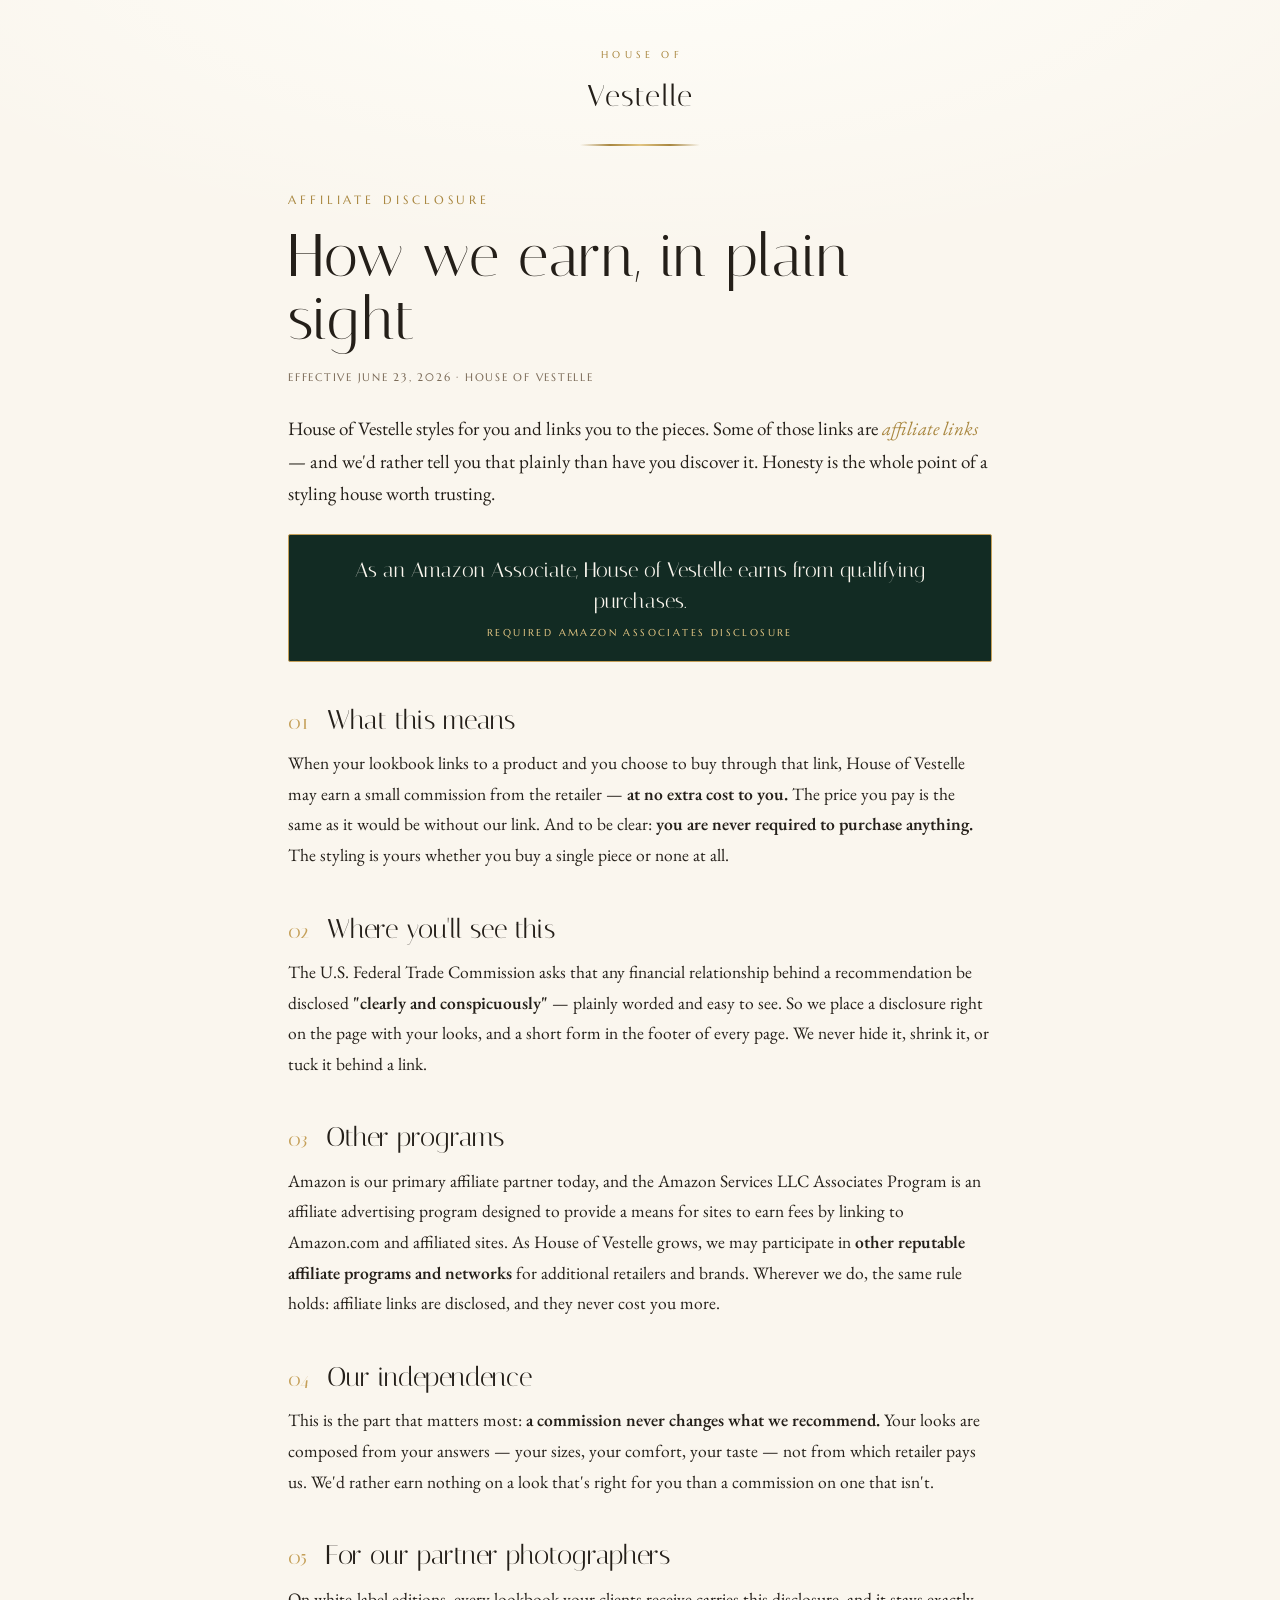
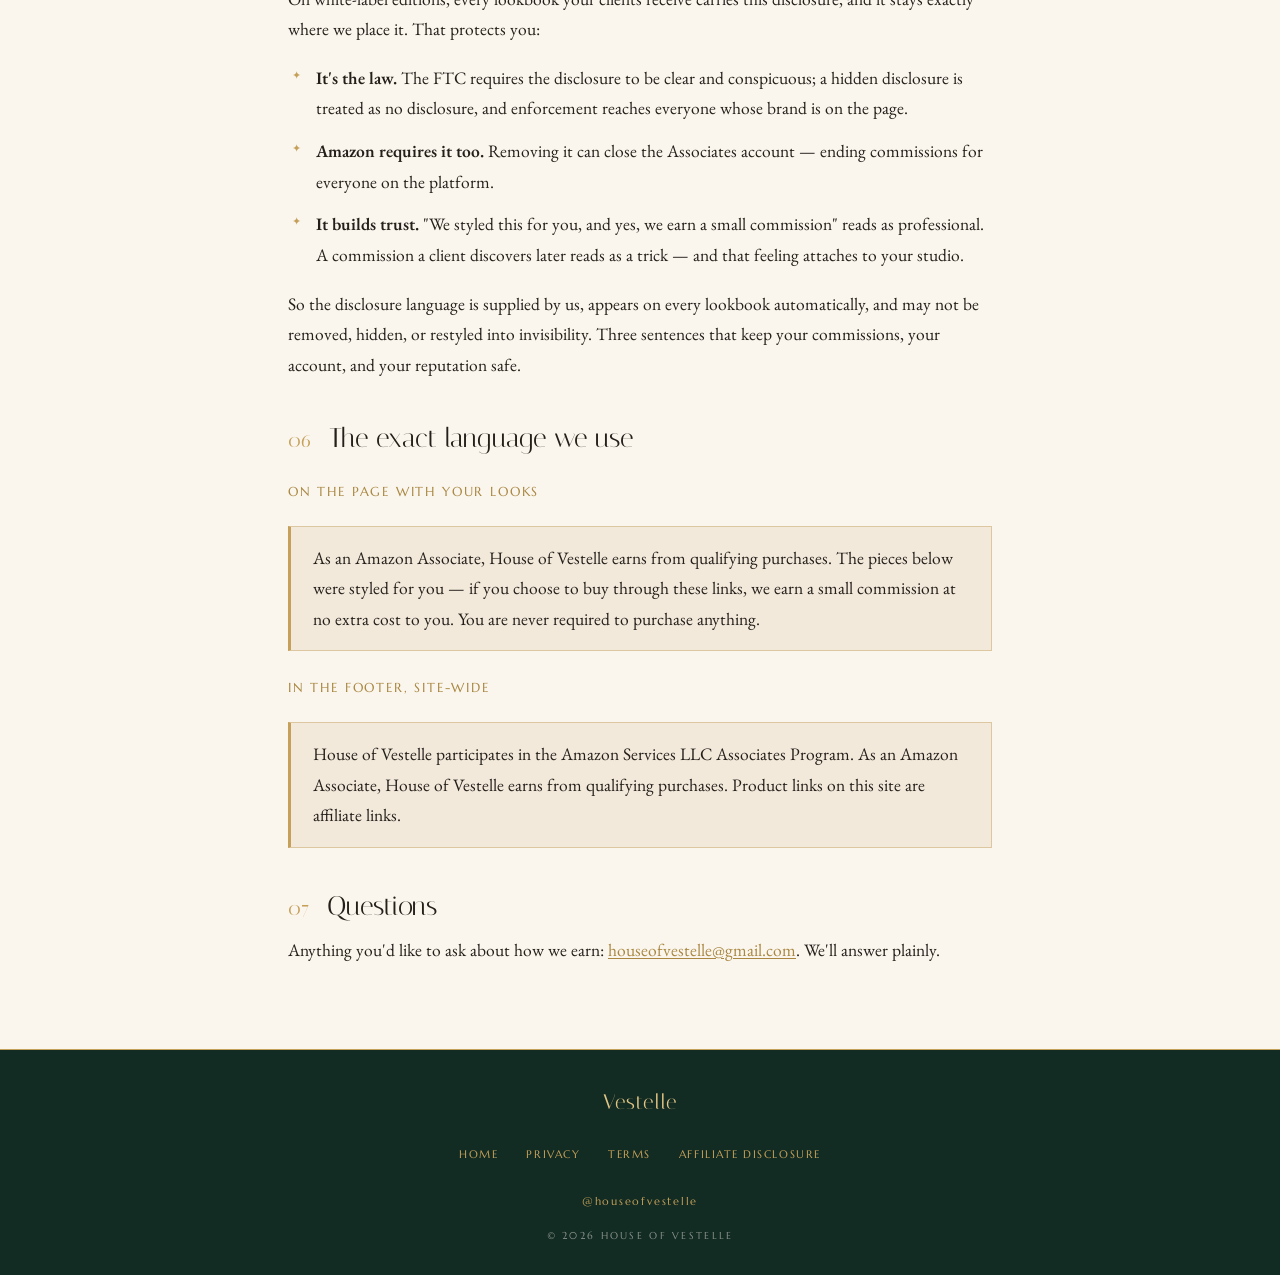
<file: affiliate-disclosure/index.html>
<!DOCTYPE html>
<html lang="en">
<head>
<meta charset="utf-8">
<meta name="viewport" content="width=device-width, initial-scale=1">
<title>Affiliate Disclosure — House of Vestelle</title>
<meta name="description" content="How House of Vestelle uses affiliate links, disclosed clearly per FTC guidelines and the Amazon Associates Program.">
<link rel="icon" type="image/png" href="/favicon.png">
<link rel="preconnect" href="https://fonts.googleapis.com">
<link rel="preconnect" href="https://fonts.gstatic.com" crossorigin>
<link href="https://fonts.googleapis.com/css2?family=Italiana&family=EB+Garamond:ital,wght@0,400..600;1,400..600&family=Marcellus&display=swap" rel="stylesheet">
<link rel="stylesheet" href="/legal.css">
</head>
<body>
  <header>
    <div class="houseof">House of</div>
    <a class="brand" href="/">Vestelle</a>
    <div class="toprule"></div>
  </header>

  <main>
  <div class="wrap">
    <div class="eyebrow">Affiliate Disclosure</div>
    <h1>How we earn, in plain sight</h1>
    <div class="meta">Effective June 23, 2026 · House of Vestelle</div>

    <p class="lede">House of Vestelle styles for you and links you to the pieces. Some of those links are <em>affiliate links</em> — and we'd rather tell you that plainly than have you discover it. Honesty is the whole point of a styling house worth trusting.</p>

    <div class="required">
      As an Amazon Associate, House of Vestelle earns from qualifying purchases.
      <span class="src">Required Amazon Associates disclosure</span>
    </div>

    <h2><span class="num">01</span> What this means</h2>
    <p>When your lookbook links to a product and you choose to buy through that link, House of Vestelle may earn a small commission from the retailer — <strong>at no extra cost to you.</strong> The price you pay is the same as it would be without our link. And to be clear: <strong>you are never required to purchase anything.</strong> The styling is yours whether you buy a single piece or none at all.</p>

    <h2><span class="num">02</span> Where you'll see this</h2>
    <p>The U.S. Federal Trade Commission asks that any financial relationship behind a recommendation be disclosed <strong>"clearly and conspicuously"</strong> — plainly worded and easy to see. So we place a disclosure right on the page with your looks, and a short form in the footer of every page. We never hide it, shrink it, or tuck it behind a link.</p>

    <h2><span class="num">03</span> Other programs</h2>
    <p>Amazon is our primary affiliate partner today, and the Amazon Services LLC Associates Program is an affiliate advertising program designed to provide a means for sites to earn fees by linking to Amazon.com and affiliated sites. As House of Vestelle grows, we may participate in <strong>other reputable affiliate programs and networks</strong> for additional retailers and brands. Wherever we do, the same rule holds: affiliate links are disclosed, and they never cost you more.</p>

    <h2><span class="num">04</span> Our independence</h2>
    <p>This is the part that matters most: <strong>a commission never changes what we recommend.</strong> Your looks are composed from your answers — your sizes, your comfort, your taste — not from which retailer pays us. We'd rather earn nothing on a look that's right for you than a commission on one that isn't.</p>

    <h2><span class="num">05</span> For our partner photographers</h2>
    <p>On white-label editions, every lookbook your clients receive carries this disclosure, and it stays exactly where we place it. That protects you:</p>
    <ul>
      <li><strong>It's the law.</strong> The FTC requires the disclosure to be clear and conspicuous; a hidden disclosure is treated as no disclosure, and enforcement reaches everyone whose brand is on the page.</li>
      <li><strong>Amazon requires it too.</strong> Removing it can close the Associates account — ending commissions for everyone on the platform.</li>
      <li><strong>It builds trust.</strong> "We styled this for you, and yes, we earn a small commission" reads as professional. A commission a client discovers later reads as a trick — and that feeling attaches to your studio.</li>
    </ul>
    <p>So the disclosure language is supplied by us, appears on every lookbook automatically, and may not be removed, hidden, or restyled into invisibility. Three sentences that keep your commissions, your account, and your reputation safe.</p>

    <h2><span class="num">06</span> The exact language we use</h2>
    <h3>On the page with your looks</h3>
    <div class="callout"><p>As an Amazon Associate, House of Vestelle earns from qualifying purchases. The pieces below were styled for you — if you choose to buy through these links, we earn a small commission at no extra cost to you. You are never required to purchase anything.</p></div>
    <h3>In the footer, site-wide</h3>
    <div class="callout"><p>House of Vestelle participates in the Amazon Services LLC Associates Program. As an Amazon Associate, House of Vestelle earns from qualifying purchases. Product links on this site are affiliate links.</p></div>

    <h2><span class="num">07</span> Questions</h2>
    <p>Anything you'd like to ask about how we earn: <a href="mailto:houseofvestelle@gmail.com">houseofvestelle@gmail.com</a>. We'll answer plainly.</p>
  </div>
  </main>

  <footer>
    <div class="fwordmark">Vestelle</div>
    <nav>
      <a href="/">Home</a>
      <a href="/privacy-policy/">Privacy</a>
      <a href="/terms/">Terms</a>
      <a href="/affiliate-disclosure/">Affiliate Disclosure</a>
    </nav>
    <div class="social"><a href="https://instagram.com/houseofvestelle" target="_blank" rel="noopener">@houseofvestelle</a></div>
    <div class="copyright">© 2026 House of Vestelle</div>
  </footer>
</body>
</html>
</file>
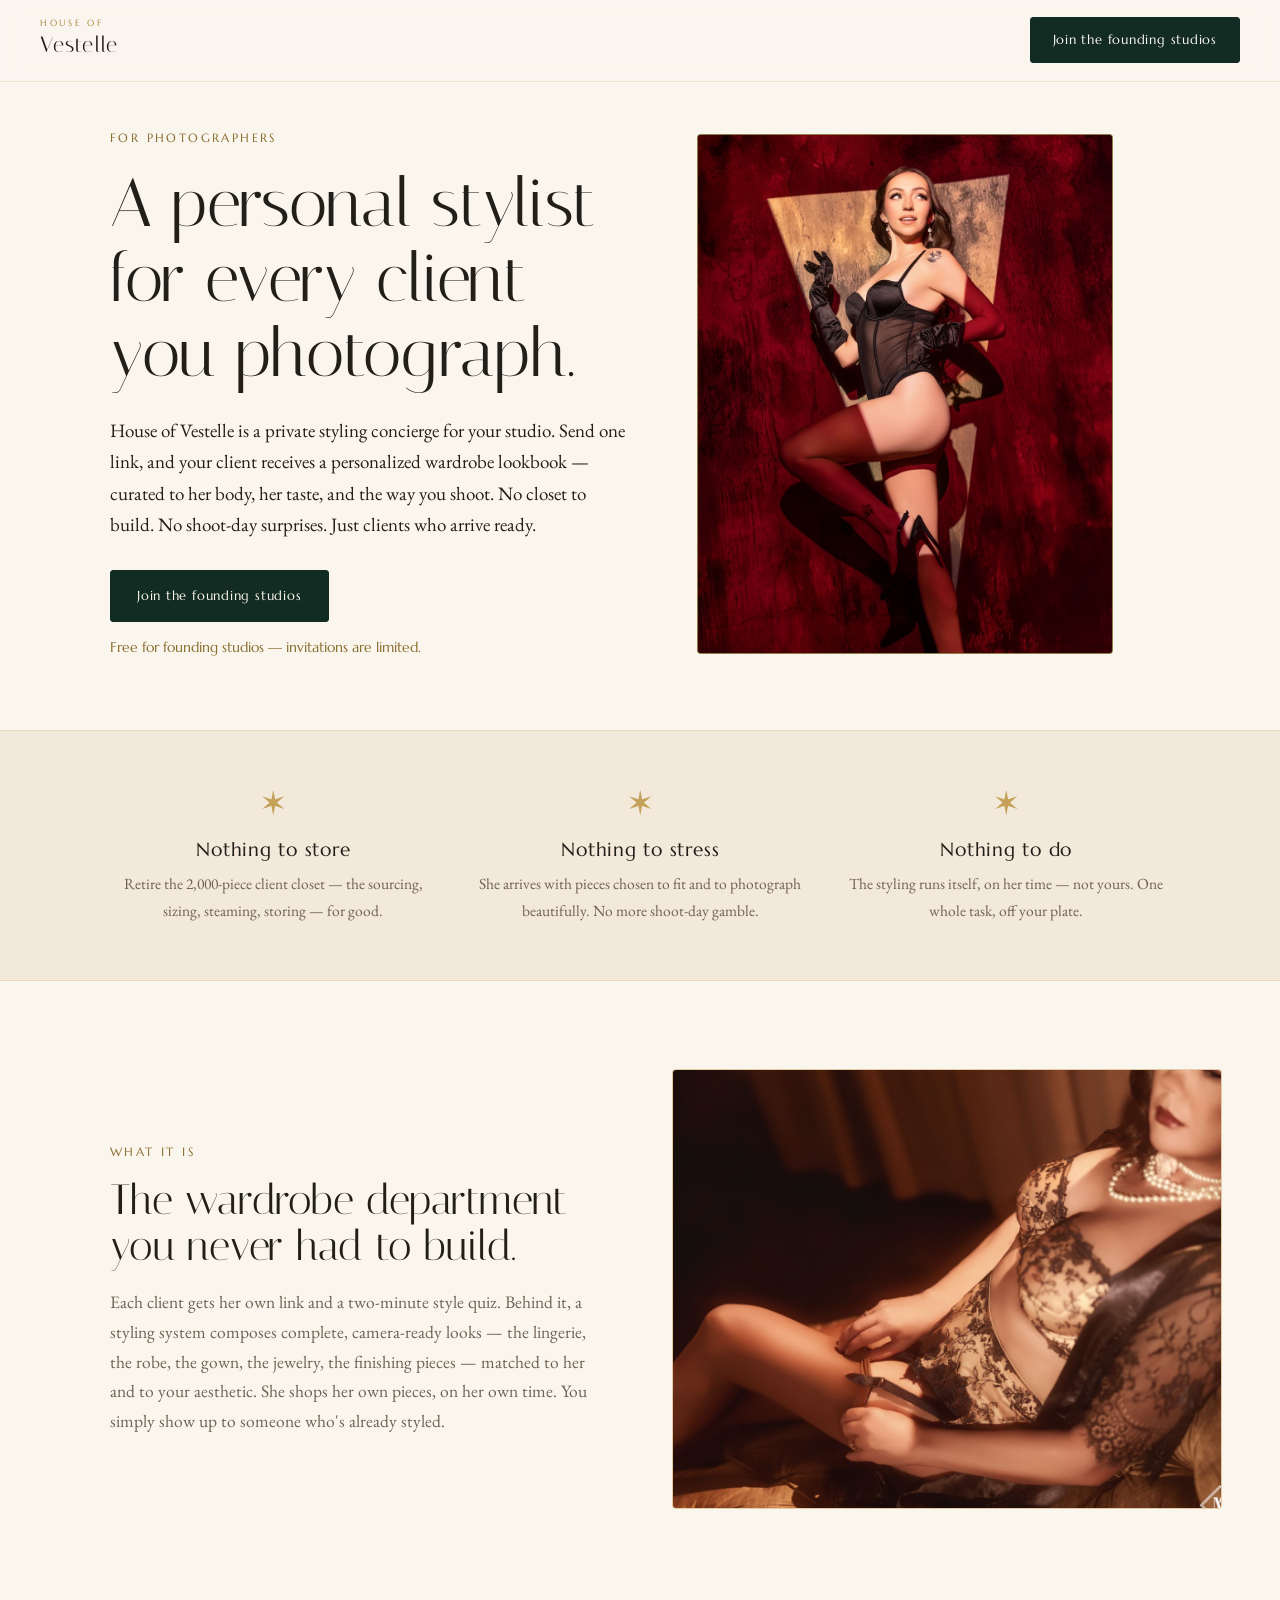
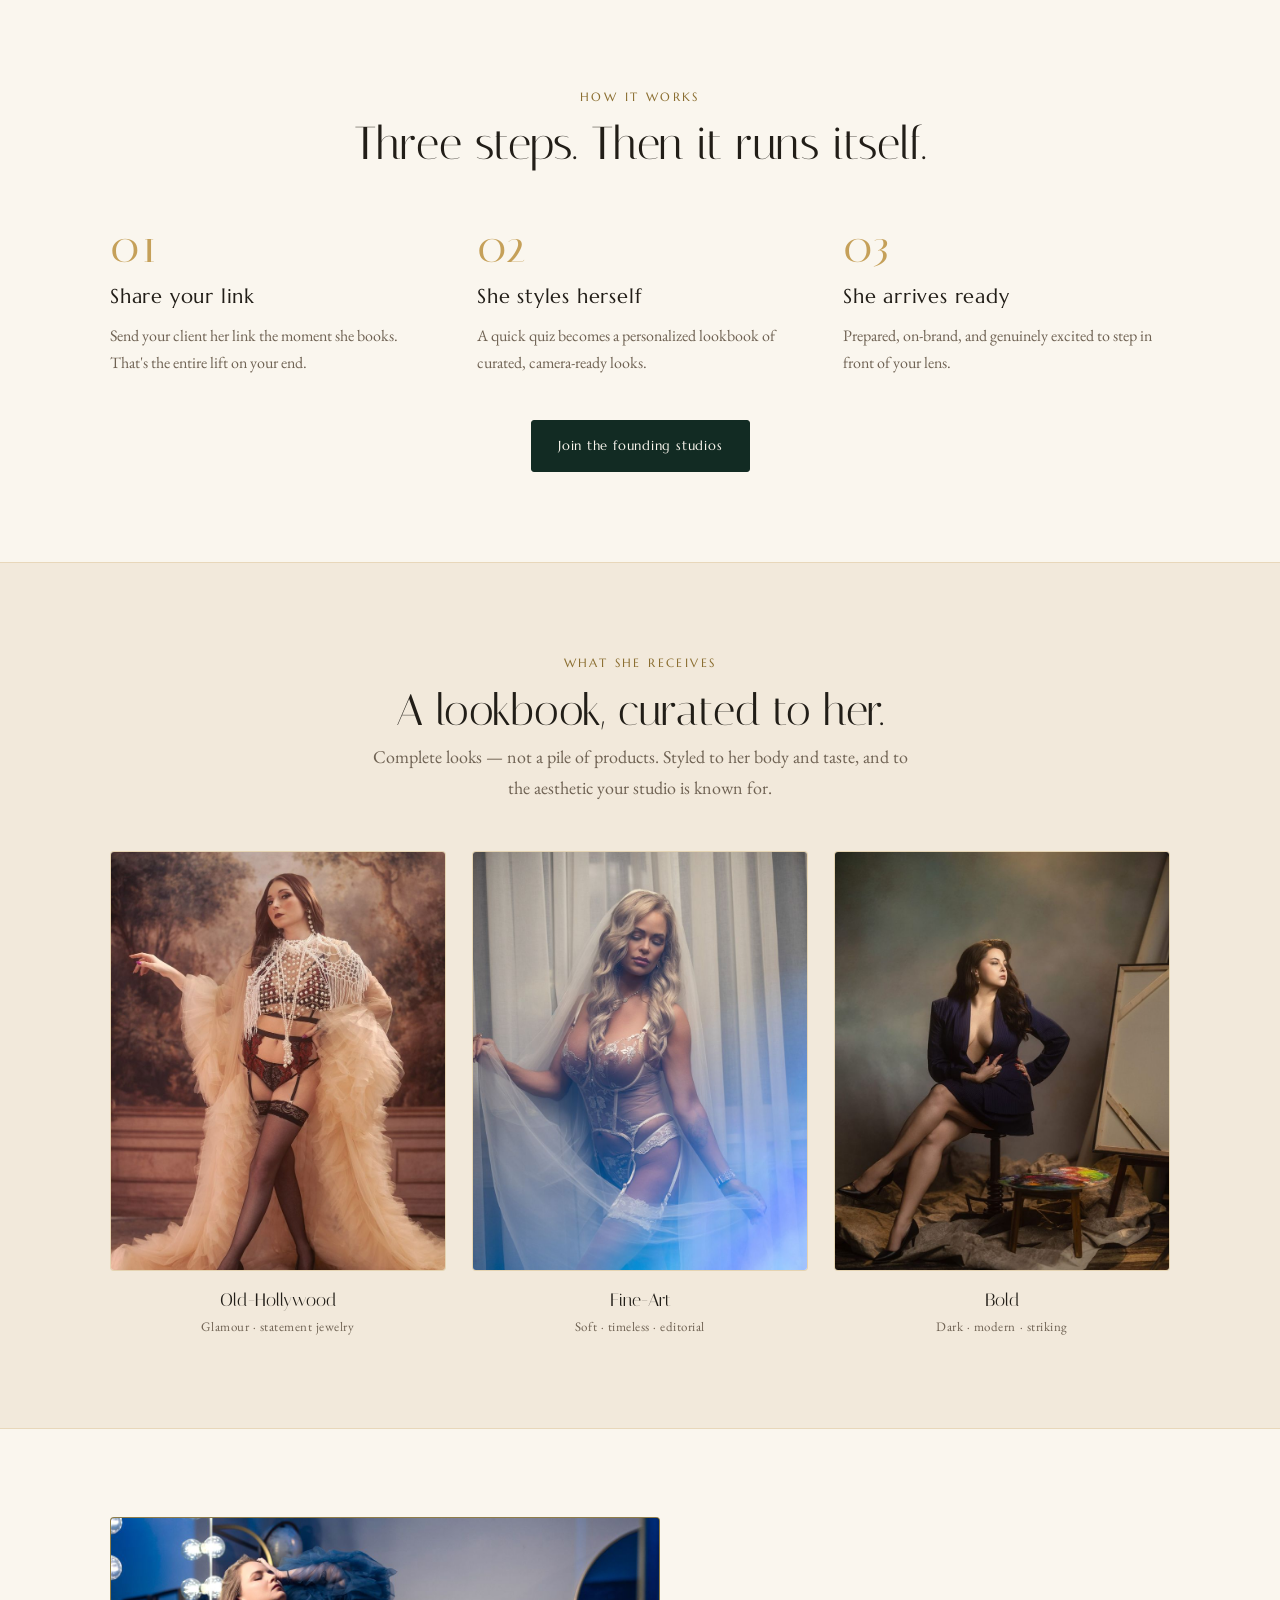
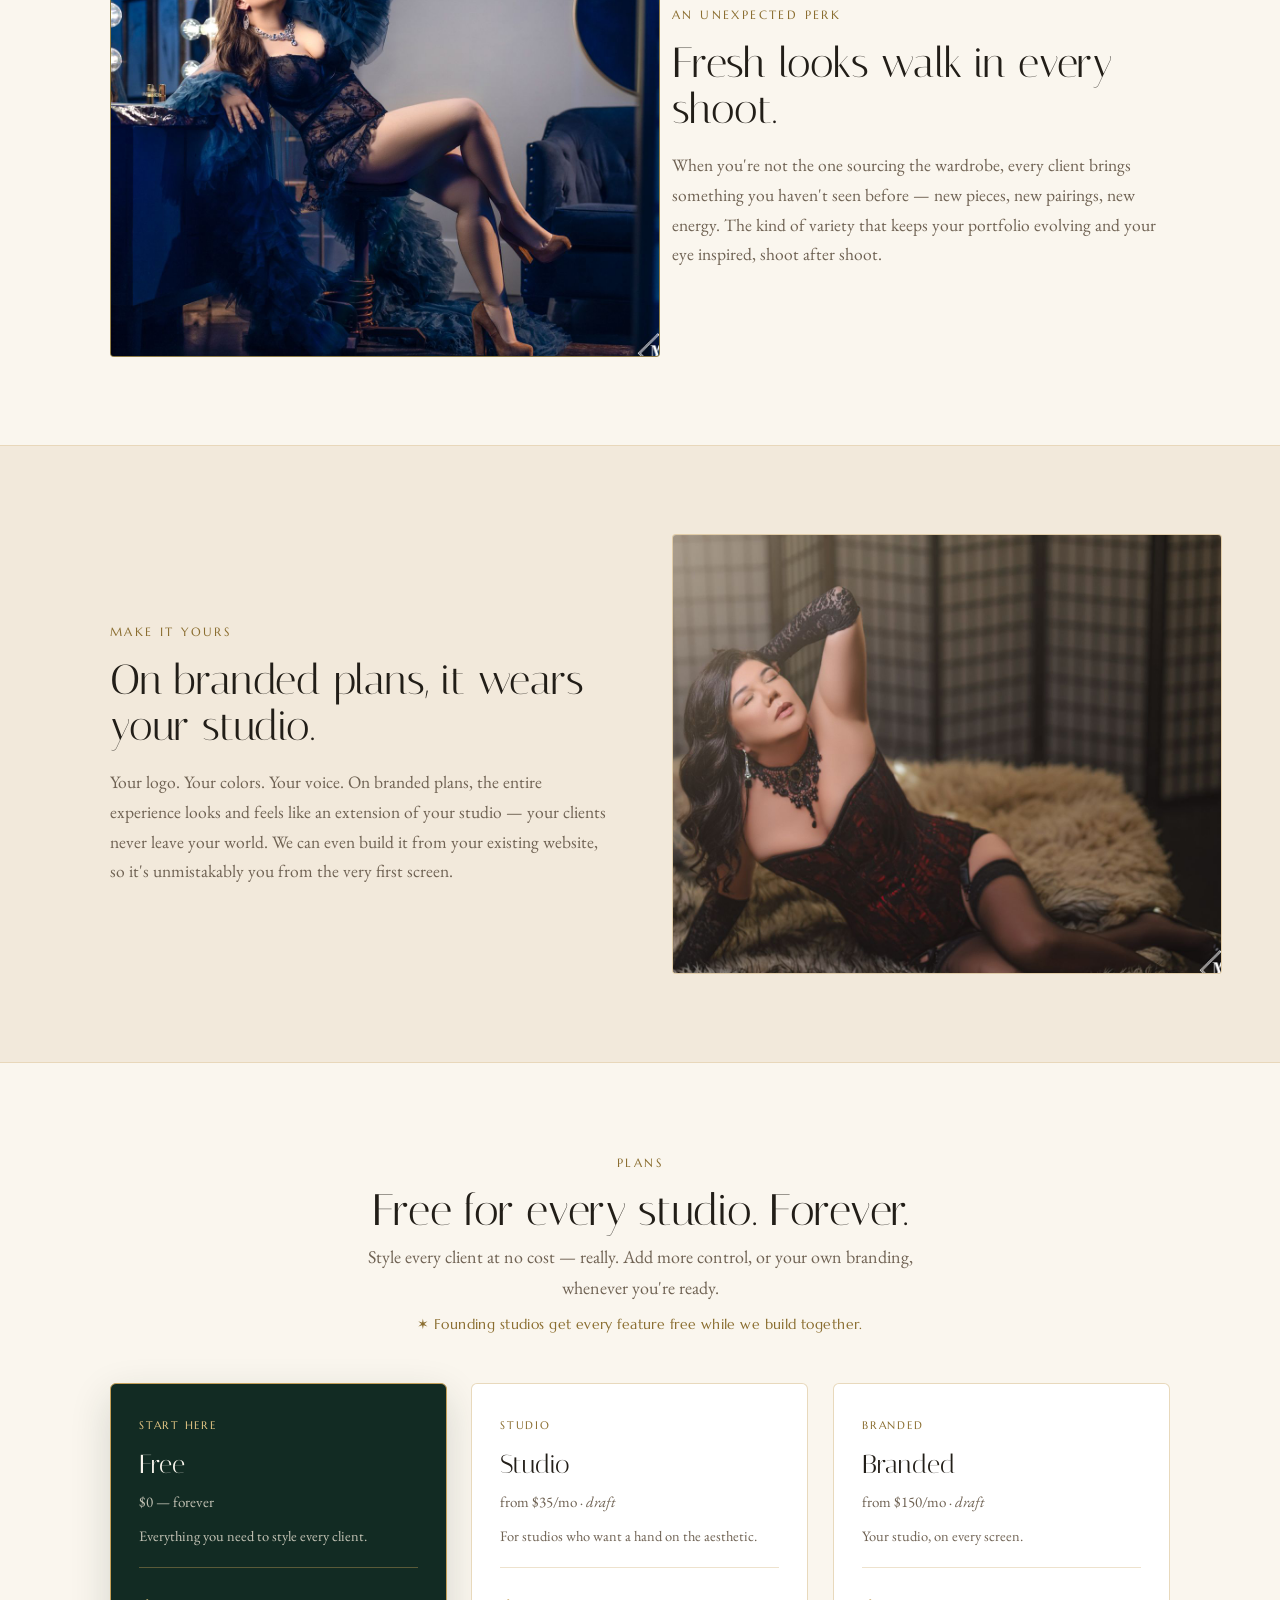
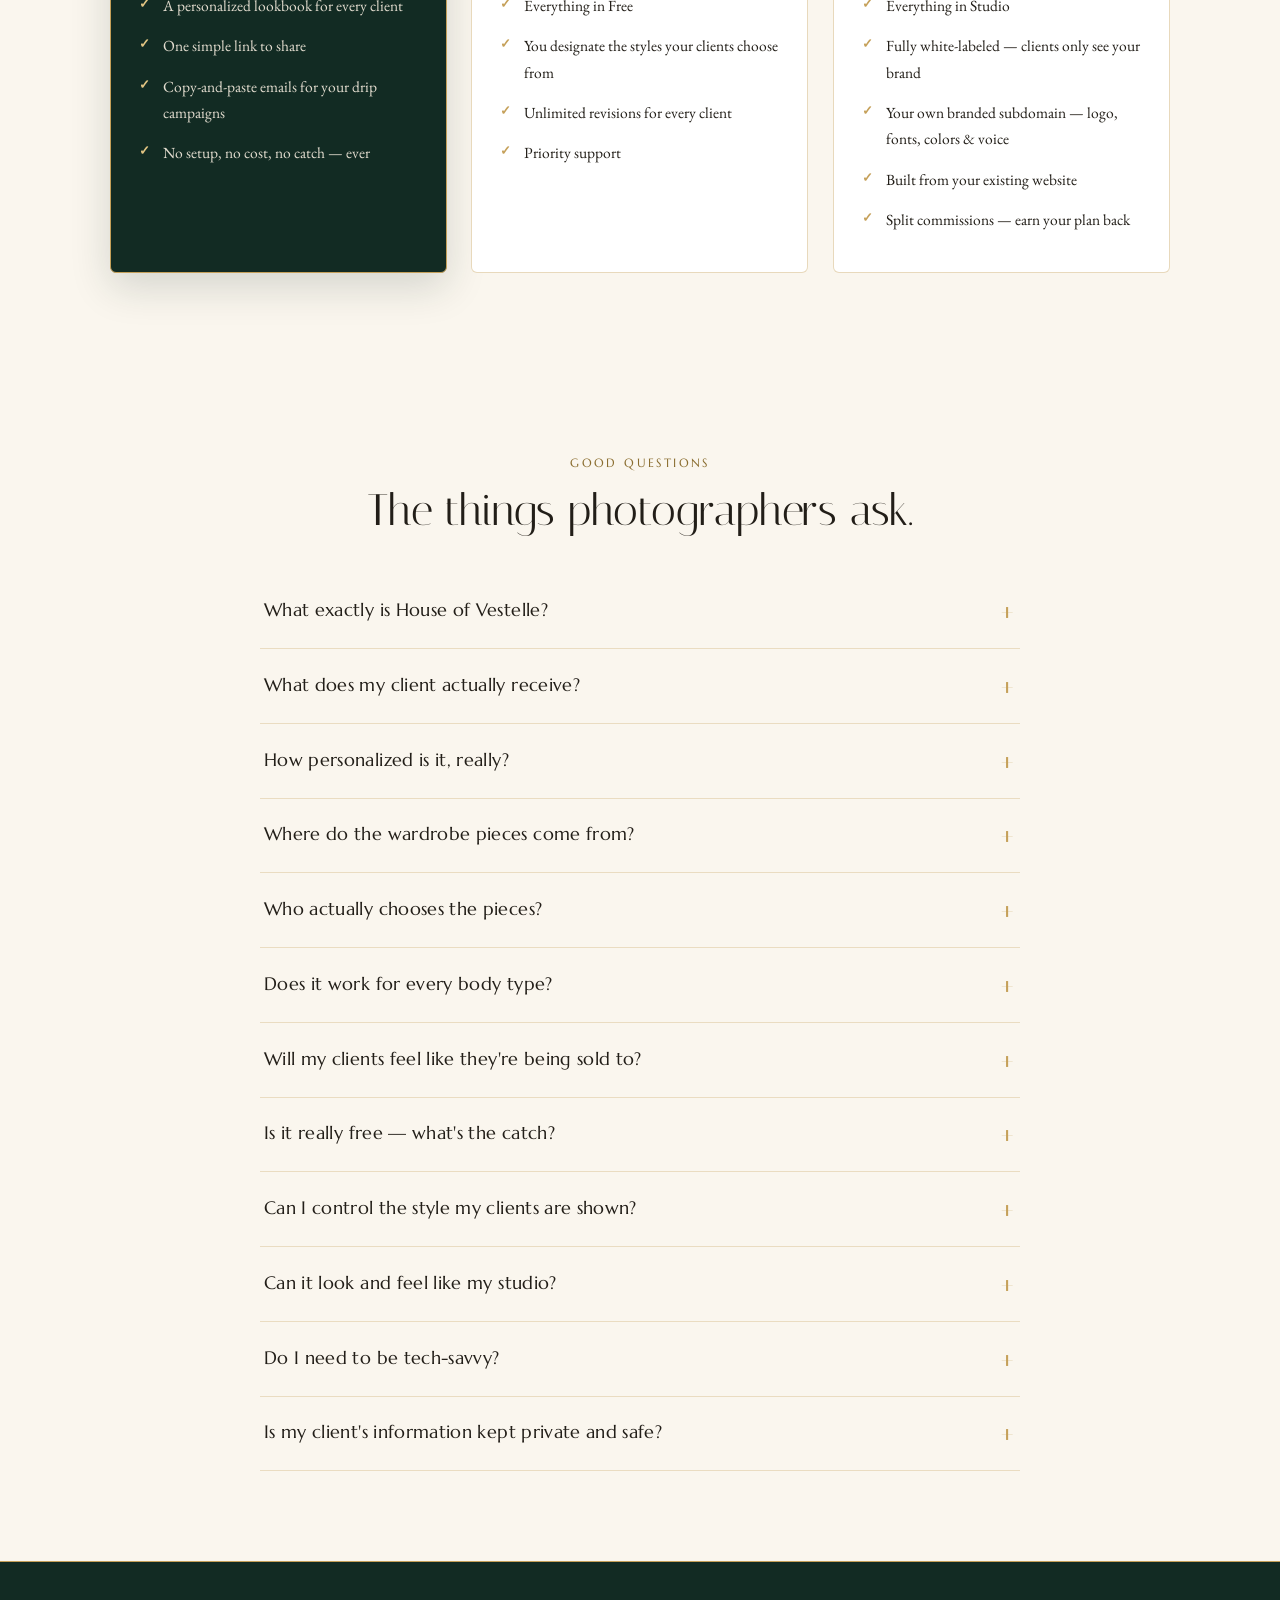
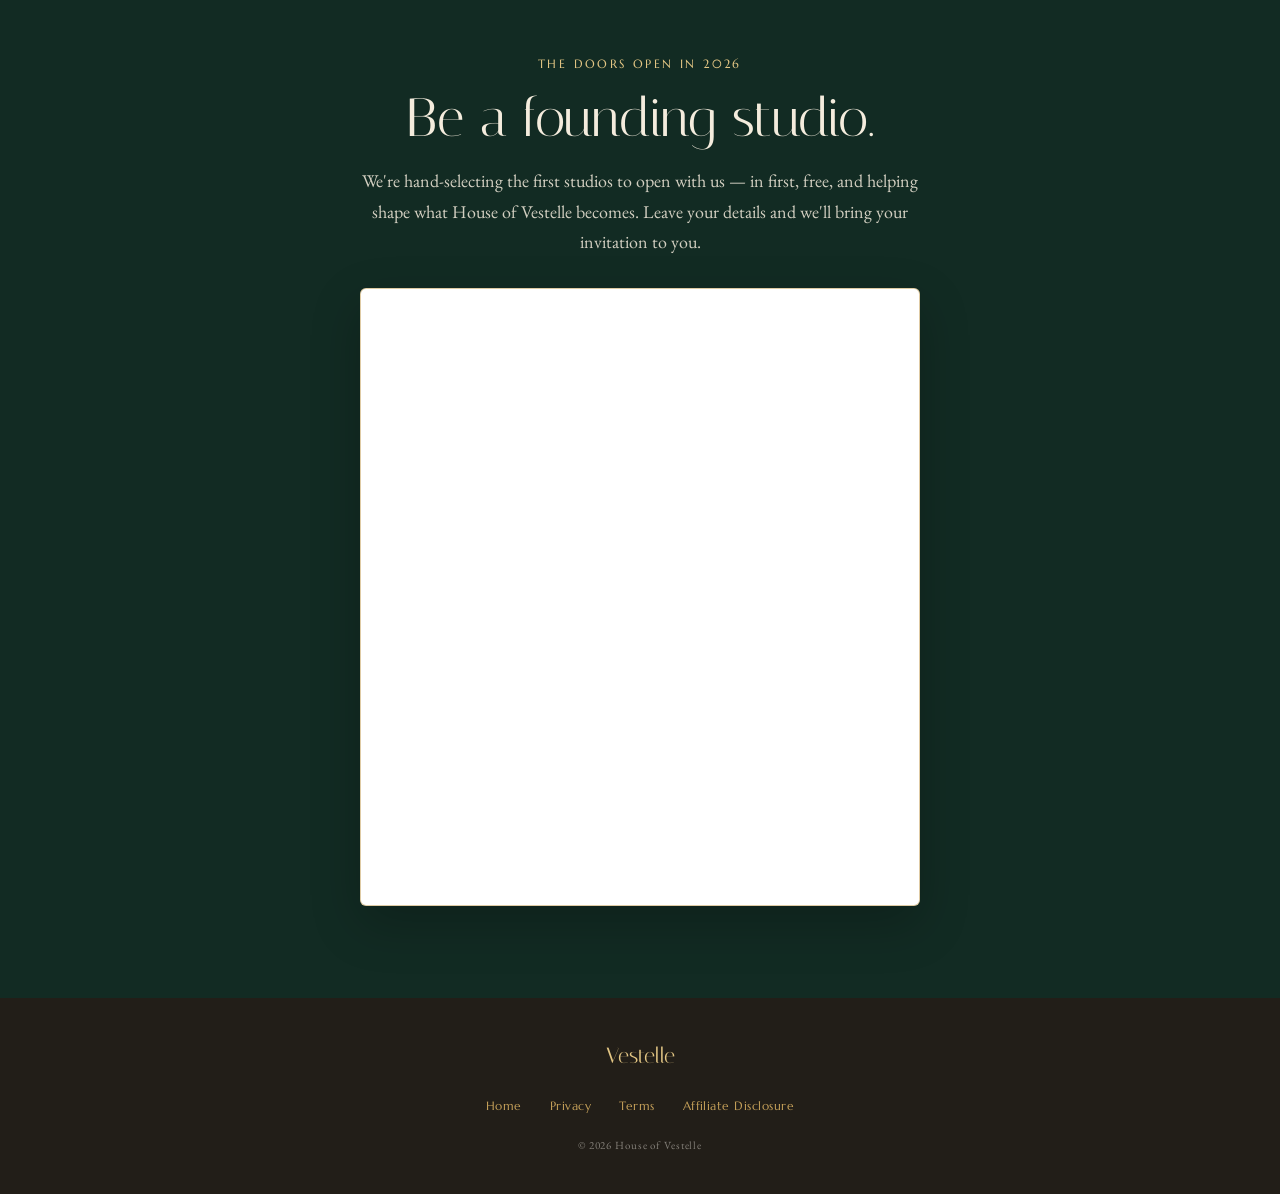
<file: for-photographers/index.html>
<!DOCTYPE html>
<html lang="en">
<head>
<meta charset="utf-8">
<meta name="viewport" content="width=device-width, initial-scale=1">
<title>House of Vestelle — A Styling Concierge for Your Studio</title>
<meta name="description" content="House of Vestelle gives every client you photograph a personal wardrobe stylist. Send one link; she arrives styled. No closet to build. Join the founding studios.">
<meta name="robots" content="index, follow">
<meta property="og:title" content="House of Vestelle — for photographers">
<meta property="og:description" content="A personal stylist for every client you photograph. Join the founding studios.">
<meta property="og:url" content="https://houseofvestelle.com/for-photographers/">
<meta property="og:image" content="https://houseofvestelle.com/favicon.png">
<meta name="theme-color" content="#FAF6EE">
<link rel="icon" type="image/png" href="/favicon.png">
<link rel="preconnect" href="https://fonts.googleapis.com">
<link rel="preconnect" href="https://fonts.gstatic.com" crossorigin>
<link href="https://fonts.googleapis.com/css2?family=Italiana&family=EB+Garamond:ital,wght@0,400..600;1,400..600&family=Marcellus&display=swap" rel="stylesheet">
<style>
  :root{
    --ivory:#FAF6EE; --plaster:#F2E9DB; --ink:#221E18; --sub:#6F6253;
    --emerald:#122B23; --gold:#C5A059; --gold-lo:#A98740; --gold-hi:#E3C684; --blush:#E7CFC4;
    --serif:'Italiana',Georgia,serif;
    --sans:'EB Garamond',Georgia,serif;
    --accent:'Marcellus',Georgia,serif;
  }
  *{ margin:0; padding:0; box-sizing:border-box; }
  html{ -webkit-text-size-adjust:100%; scroll-behavior:smooth; scroll-padding-top:78px; }
  body{ color:var(--ink); font-family:var(--sans); font-size:17.5px; line-height:1.7; background:var(--ivory); -webkit-font-smoothing:antialiased; overflow-x:hidden; }

  h1,h2{ font-family:var(--serif); font-weight:500; line-height:1.1; letter-spacing:-0.005em; color:var(--ink); }
  h3{ font-family:var(--sans); font-weight:600; }
  .eyebrow{ font-family:var(--sans); font-size:12px; font-weight:600; letter-spacing:0.2em; text-transform:uppercase; color:var(--gold-lo); }
  p{ color:var(--sub); }
  .lead{ color:var(--ink); }
  a{ color:inherit; }

  .btn{ display:inline-block; cursor:pointer; font-family:var(--sans); font-size:13px; font-weight:600; letter-spacing:0.06em;
    color:var(--ivory); background:var(--emerald); border:1px solid var(--emerald); border-radius:3px; padding:14px 26px; text-decoration:none; white-space:nowrap;
    transition:transform .2s, box-shadow .2s, background .2s; }
  .btn:hover{ transform:translateY(-2px); box-shadow:0 8px 24px rgba(18,43,35,0.20); }
  .btn.gold{ background:var(--gold); border-color:var(--gold); color:var(--emerald); }
  .btn.gold:hover{ background:var(--gold-hi); border-color:var(--gold-hi); }

  .wrap{ max-width:1140px; margin:0 auto; padding:0 40px; }
  section{ position:relative; }

  /* Photo placeholders — swap for real studio photography */
  .photo{ position:relative; border-radius:4px; overflow:hidden; background:var(--plaster); border:1px solid rgba(197,160,89,0.4); display:flex; align-items:center; justify-content:center; }
  .photo img{ position:absolute; inset:0; width:100%; height:100%; object-fit:cover; display:block; }
  .photo .mono{ font-family:var(--serif); font-weight:500; font-size:96px; color:var(--gold); opacity:0.42; line-height:1; }
  .photo.em{ background:var(--emerald); border-color:rgba(197,160,89,0.7); }
  .photo.em .mono{ color:var(--gold-hi); opacity:0.85; }
  .photo .lab{ position:absolute; bottom:14px; left:0; right:0; text-align:center; font-size:10px; letter-spacing:0.22em; text-transform:uppercase; color:var(--sub); }
  .photo.em .lab{ color:rgba(231,207,196,0.6); }
  .tall{ aspect-ratio:4/5; } .wide{ aspect-ratio:5/4; } .sq{ aspect-ratio:1/1; }

  /* Nav */
  nav.bar{ position:fixed; top:0; left:0; right:0; z-index:30; display:flex; align-items:center; justify-content:space-between;
    padding:16px 40px; background:rgba(250,246,238,0.9); backdrop-filter:blur(10px); border-bottom:1px solid rgba(197,160,89,0.22); }
  nav.bar .wm{ font-family:var(--serif); font-weight:500; font-size:22px; color:var(--ink); text-decoration:none; letter-spacing:0.01em; }
  nav.bar .wm b{ display:block; font-family:var(--sans); font-size:8.5px; font-weight:600; letter-spacing:0.32em; text-transform:uppercase; color:var(--gold-lo); margin-bottom:-3px; }
  nav.bar .btn{ padding:11px 22px; }

  /* Hero */
  .hero{ padding:128px 0 70px; }
  .hero .row{ display:grid; grid-template-columns:1.05fr 0.95fr; gap:64px; align-items:center; }
  .hero h1{ font-size:clamp(40px,5.6vw,68px); margin:18px 0 0; }
  .hero .sub{ font-size:19px; line-height:1.65; color:var(--ink); margin:24px 0 30px; max-width:520px; }
  .hero .photo{ height:520px; }

  /* Hero call-to-action */
  .form{ max-width:480px; }
  .micro{ font-size:14px; color:var(--sub); margin-top:14px; }

  /* Embedded application form (GoHighLevel) */
  .formcard{ max-width:560px; margin:0 auto; background:#fff; border:1px solid rgba(197,160,89,0.55);
    border-radius:6px; padding:8px; box-shadow:0 18px 50px rgba(0,0,0,0.22); overflow:hidden; }
  /* Fixed height — the iframe can't size itself (see the note beside the embed).
     Measured: the form renders 560px tall at desktop width and 640px on a phone, where
     the consent paragraph wraps onto more lines. These leave ~40px of slack so nothing
     clips; the spare white just reads as card padding. */
  .formcard iframe{ display:block; width:100%; height:600px; border:none; border-radius:4px; background:#fff; }
  @media (max-width:560px){ .formcard iframe{ height:700px; } }

  /* Value trio */
  .values{ background:var(--plaster); border-top:1px solid rgba(197,160,89,0.25); border-bottom:1px solid rgba(197,160,89,0.25); padding:56px 0; }
  .values .grid{ display:grid; grid-template-columns:repeat(3,1fr); gap:40px; text-align:center; }
  .values .mk{ font-family:var(--serif); font-size:34px; color:var(--gold); line-height:1; }
  .values h3{ font-size:19px; margin:12px 0 6px; }
  .values p{ font-size:15.5px; }

  /* Feature split */
  .feature{ padding:88px 0; }
  .feature .row{ display:grid; grid-template-columns:1fr 1fr; gap:64px; align-items:center; }
  .feature.flip .copy{ order:2; }
  .feature h2{ font-size:clamp(28px,3.8vw,42px); margin:14px 0 18px; }
  .feature p.body{ font-size:17.5px; }
  .feature .photo{ height:440px; }
  .feature.tint{ background:var(--plaster); border-top:1px solid rgba(197,160,89,0.25); border-bottom:1px solid rgba(197,160,89,0.25); }

  /* How it works */
  .how{ padding:90px 0; text-align:center; }
  .how h2{ font-size:clamp(30px,4.2vw,46px); margin:12px 0 0; }
  .steps{ display:grid; grid-template-columns:repeat(3,1fr); gap:40px; margin:54px 0 44px; text-align:left; }
  .step .n{ font-family:var(--serif); font-size:46px; color:var(--gold); line-height:1; }
  .step h3{ font-size:20px; margin:10px 0 8px; }
  .step p{ font-size:16px; }

  /* Showcase */
  .show{ padding:90px 0; text-align:center; background:var(--plaster); border-top:1px solid rgba(197,160,89,0.25); border-bottom:1px solid rgba(197,160,89,0.25); }
  .show h2{ font-size:clamp(28px,4vw,44px); margin:12px 0 8px; }
  .show .sub{ color:var(--sub); max-width:560px; margin:0 auto; }
  .cards{ display:grid; grid-template-columns:repeat(3,1fr); gap:26px; margin-top:48px; }
  .lookcard .photo{ background:var(--ivory); }
  .lookcard .cap{ font-family:var(--serif); font-size:18px; color:var(--ink); margin-top:14px; }
  .lookcard .capx{ font-size:13px; color:var(--sub); letter-spacing:0.04em; }

  /* Plans */
  .plans{ padding:90px 0; text-align:center; }
  .plans h2{ font-size:clamp(28px,4vw,44px); margin:12px 0 8px; }
  .plans .sub{ color:var(--sub); max-width:560px; margin:0 auto 10px; }
  .plans .note{ font-size:14px; color:var(--gold-lo); font-weight:600; letter-spacing:0.03em; }
  .tiers{ display:grid; grid-template-columns:repeat(3,1fr); gap:24px; margin-top:46px; text-align:left; }
  .tier{ background:#fff; border:1px solid rgba(197,160,89,0.4); border-radius:6px; padding:32px 28px; display:flex; flex-direction:column; }
  .tier.feat{ background:var(--emerald); border-color:var(--gold); color:var(--ivory); box-shadow:0 14px 40px rgba(18,43,35,0.16); }
  .tier .tag{ font-size:11px; font-weight:600; letter-spacing:0.16em; text-transform:uppercase; color:var(--gold-lo); }
  .tier.feat .tag{ color:var(--gold-hi); }
  .tier .nm{ font-family:var(--serif); font-size:26px; margin:8px 0 2px; }
  .tier .pr{ font-size:15px; color:var(--sub); }
  .tier.feat .pr{ color:rgba(244,236,221,0.78); }
  .tier .ds{ font-size:14.5px; color:var(--sub); margin:10px 0 18px; padding-bottom:18px; border-bottom:1px solid rgba(197,160,89,0.3); }
  .tier.feat .ds{ color:rgba(244,236,221,0.8); border-color:rgba(197,160,89,0.4); }
  .tier ul{ list-style:none; margin:0; flex:1; }
  .tier li{ position:relative; padding:7px 0 7px 24px; font-size:15.5px; color:var(--ink); }
  .tier.feat li{ color:rgba(244,236,221,0.92); }
  .tier li::before{ content:'\2713'; position:absolute; left:0; top:7px; color:var(--gold); font-weight:700; font-size:13px; }
  .tier.feat li::before{ color:var(--gold-hi); }
  @media(max-width:880px){ .tiers{ grid-template-columns:1fr; } }

  /* FAQ */
  .faq{ padding:90px 0; }
  .faq .head{ text-align:center; margin-bottom:40px; }
  .faq h2{ font-size:clamp(28px,4vw,44px); margin-top:12px; }
  .qa{ max-width:760px; margin:0 auto; }
  details{ border-bottom:1px solid rgba(197,160,89,0.3); }
  summary{ list-style:none; cursor:pointer; padding:22px 4px; font-family:var(--sans); font-weight:600; font-size:18px; color:var(--ink);
    display:flex; justify-content:space-between; align-items:center; gap:18px; }
  summary::-webkit-details-marker{ display:none; }
  summary .pl{ font-family:var(--serif); font-size:26px; color:var(--gold); line-height:1; transition:transform .2s; }
  details[open] summary .pl{ transform:rotate(45deg); }
  details .a{ padding:0 4px 24px; color:var(--sub); font-size:16.5px; max-width:660px; }

  /* Final CTA */
  .em-cta{ background:var(--emerald); color:var(--ivory); border-top:1.5px solid var(--gold); padding:92px 0; text-align:center; }
  .em-cta .eyebrow{ color:var(--gold-hi); }
  .em-cta h2{ color:#F4ECDD; font-size:clamp(32px,4.6vw,54px); margin:14px 0 0; }
  .em-cta p{ color:rgba(244,236,221,0.85); max-width:560px; margin:18px auto 30px; font-size:18px; }
  .em-cta .form{ margin:0 auto; }

  /* Footer */
  footer{ background:var(--ink); color:var(--ivory); text-align:center; padding:40px 24px; }
  footer .fwm{ font-family:var(--serif); font-weight:500; font-size:22px; color:var(--gold-hi); margin-bottom:14px; }
  footer nav a{ font-family:var(--sans); font-size:12px; font-weight:500; letter-spacing:0.04em; color:var(--gold); text-decoration:none; margin:0 12px; }
  footer nav a:hover{ color:var(--gold-hi); }
  footer .cr{ margin-top:16px; font-size:11px; letter-spacing:0.08em; color:rgba(250,246,238,0.45); }

  /* Reveal — gentle fade-up as elements enter view */
  .rise{ opacity:0; transform:translateY(26px);
    transition:opacity .85s cubic-bezier(.22,.61,.36,1), transform .85s cubic-bezier(.22,.61,.36,1);
    will-change:opacity,transform; }
  .rise.in{ opacity:1; transform:none; }
  .photo.rise{ transform:translateY(26px) scale(1.02); }   /* images settle in with a soft zoom */
  .photo.rise.in{ transform:none; }
  @media (prefers-reduced-motion:reduce){ .rise,.photo.rise{ opacity:1 !important; transform:none !important; } html{ scroll-behavior:auto; } }

  @media (max-width:880px){
    .hero .row, .feature .row{ grid-template-columns:1fr; gap:36px; }
    .feature.flip .copy{ order:0; }
    .hero{ padding:108px 0 56px; } .hero .photo{ height:340px; }
    .feature .photo{ height:320px; }
    .values .grid, .steps, .cards{ grid-template-columns:1fr; gap:30px; }
    .wrap{ padding:0 24px; }
    nav.bar{ padding:14px 24px; } nav.bar .hide{ display:none; }
  }
  @media (max-width:520px){ .form .btn{ display:block; width:100%; text-align:center; padding:14px; } .formcard{ padding:6px; } }

  /* ---- Orangerie brand-font alignment (Italiana / EB Garamond / Marcellus) ---- */
  h1,h2{ font-weight:400; }                       /* Italiana ships one weight */
  body{ font-size:18px; }                          /* EB Garamond reads smaller than Inter */
  .eyebrow, .btn, .tier .tag, nav.bar .wm b, footer nav a, .photo .lab, .micro, .plans .note{
    font-family:var(--accent); font-weight:400;
  }
  h3, .step h3, .values h3{ font-family:var(--accent); font-weight:400; letter-spacing:0.04em; }
  /* WCAG AA: small gold labels on light grounds need a deeper gold-ink */
  .eyebrow, .tier .tag, .plans .note, .micro{ color:#8A6D2F; }
  .em-cta .eyebrow{ color:var(--gold-hi); }
  summary{ font-family:var(--accent); font-weight:400; font-size:17.5px; letter-spacing:0.02em; }
  nav.bar .wm{ font-family:var(--serif); letter-spacing:0.05em; }
</style>
</head>
<body>

  <nav class="bar">
    <a class="wm" href="/"><b>House of</b>Vestelle</a>
    <a class="btn hide" href="#join">Join the founding studios</a>
  </nav>

  <!-- HERO -->
  <section class="hero">
    <div class="wrap">
      <div class="row">
        <div>
          <div class="eyebrow">For photographers</div>
          <h1>A personal stylist for every client you photograph.</h1>
          <p class="sub">House of Vestelle is a private styling concierge for your studio. Send one link, and your client receives a personalized wardrobe lookbook — curated to her body, her taste, and the way you shoot. No closet to build. No shoot-day surprises. Just clients who arrive ready.</p>
          <div class="form">
            <a class="btn" href="#join">Join the founding studios</a>
            <p class="micro">Free for founding studios — invitations are limited.</p>
          </div>
        </div>
        <div class="photo tall em"><img src="/images/hero.jpg" alt="A House of Vestelle client, styled" decoding="async"></div>
      </div>
    </div>
  </section>

  <!-- VALUE TRIO -->
  <section class="values">
    <div class="wrap">
      <div class="grid">
        <div class="rise"><div class="mk">&#10038;</div><h3>Nothing to store</h3><p>Retire the 2,000-piece client closet — the sourcing, sizing, steaming, storing — for good.</p></div>
        <div class="rise"><div class="mk">&#10038;</div><h3>Nothing to stress</h3><p>She arrives with pieces chosen to fit and to photograph beautifully. No more shoot-day gamble.</p></div>
        <div class="rise"><div class="mk">&#10038;</div><h3>Nothing to do</h3><p>The styling runs itself, on her time — not yours. One whole task, off your plate.</p></div>
      </div>
    </div>
  </section>

  <!-- WHAT IT IS -->
  <section class="feature">
    <div class="wrap">
      <div class="row">
        <div class="copy">
          <div class="eyebrow">What it is</div>
          <h2>The wardrobe department you never had to build.</h2>
          <p class="body">Each client gets her own link and a two-minute style quiz. Behind it, a styling system composes complete, camera-ready looks — the lingerie, the robe, the gown, the jewelry, the finishing pieces — matched to her and to your aesthetic. She shops her own pieces, on her own time. You simply show up to someone who's already styled.</p>
        </div>
        <div class="photo wide"><img src="/images/feature-styling.jpg" alt="A curated, camera-ready look" loading="lazy" decoding="async"></div>
      </div>
    </div>
  </section>

  <!-- HOW IT WORKS -->
  <section class="how">
    <div class="wrap">
      <div class="eyebrow">How it works</div>
      <h2>Three steps. Then it runs itself.</h2>
      <div class="steps">
        <div class="step rise"><div class="n">01</div><h3>Share your link</h3><p>Send your client her link the moment she books. That's the entire lift on your end.</p></div>
        <div class="step rise"><div class="n">02</div><h3>She styles herself</h3><p>A quick quiz becomes a personalized lookbook of curated, camera-ready looks.</p></div>
        <div class="step rise"><div class="n">03</div><h3>She arrives ready</h3><p>Prepared, on-brand, and genuinely excited to step in front of your lens.</p></div>
      </div>
      <a class="btn" href="#join">Join the founding studios</a>
    </div>
  </section>

  <!-- SHOWCASE -->
  <section class="show">
    <div class="wrap">
      <div class="eyebrow">What she receives</div>
      <h2>A lookbook, curated to her.</h2>
      <p class="sub">Complete looks — not a pile of products. Styled to her body and taste, and to the aesthetic your studio is known for.</p>
      <div class="cards">
        <div class="lookcard rise"><div class="photo tall"><img src="/images/look-hollywood.jpg" alt="Old-Hollywood look" loading="lazy" decoding="async"></div><div class="cap">Old-Hollywood</div><div class="capx">Glamour · statement jewelry</div></div>
        <div class="lookcard rise"><div class="photo tall"><img src="/images/look-fineart.jpg" alt="Fine-art look" loading="lazy" decoding="async"></div><div class="cap">Fine-Art</div><div class="capx">Soft · timeless · editorial</div></div>
        <div class="lookcard rise"><div class="photo tall"><img src="/images/look-bold.jpg" alt="Bold look" loading="lazy" decoding="async"></div><div class="cap">Bold</div><div class="capx">Dark · modern · striking</div></div>
      </div>
    </div>
  </section>

  <!-- INSPIRATION -->
  <section class="feature">
    <div class="wrap">
      <div class="row">
        <div class="photo wide em"><img src="/images/feature-inspiration.jpg" alt="A fresh look, every shoot" loading="lazy" decoding="async"></div>
        <div class="copy">
          <div class="eyebrow">An unexpected perk</div>
          <h2>Fresh looks walk in every shoot.</h2>
          <p class="body">When you're not the one sourcing the wardrobe, every client brings something you haven't seen before — new pieces, new pairings, new energy. The kind of variety that keeps your portfolio evolving and your eye inspired, shoot after shoot.</p>
        </div>
      </div>
    </div>
  </section>

  <!-- WHITE LABEL -->
  <section class="feature tint">
    <div class="wrap">
      <div class="row">
        <div class="copy">
          <div class="eyebrow">Make it yours</div>
          <h2>On branded plans, it wears your studio.</h2>
          <p class="body">Your logo. Your colors. Your voice. On branded plans, the entire experience looks and feels like an extension of your studio — your clients never leave your world. We can even build it from your existing website, so it's unmistakably you from the very first screen.</p>
        </div>
        <div class="photo wide"><img src="/images/feature-branded.jpg" alt="Your studio's brand, on every screen" loading="lazy" decoding="async"></div>
      </div>
    </div>
  </section>

  <!-- PLANS -->
  <section class="plans">
    <div class="wrap">
      <div class="eyebrow">Plans</div>
      <h2>Free for every studio. Forever.</h2>
      <p class="sub">Style every client at no cost — really. Add more control, or your own branding, whenever you're ready.</p>
      <p class="note">&#10038; Founding studios get every feature free while we build together.</p>
      <div class="tiers">
        <div class="tier feat rise">
          <span class="tag">Start here</span>
          <div class="nm">Free</div>
          <div class="pr">$0 — forever</div>
          <p class="ds">Everything you need to style every client.</p>
          <ul>
            <li>A personalized lookbook for every client</li>
            <li>One simple link to share</li>
            <li>Copy-and-paste emails for your drip campaigns</li>
            <li>No setup, no cost, no catch — ever</li>
          </ul>
        </div>
        <div class="tier rise">
          <span class="tag">Studio</span>
          <div class="nm">Studio</div>
          <div class="pr">from $35/mo · <em>draft</em></div>
          <p class="ds">For studios who want a hand on the aesthetic.</p>
          <ul>
            <li>Everything in Free</li>
            <li>You designate the styles your clients choose from</li>
            <li>Unlimited revisions for every client</li>
            <li>Priority support</li>
          </ul>
        </div>
        <div class="tier rise">
          <span class="tag">Branded</span>
          <div class="nm">Branded</div>
          <div class="pr">from $150/mo · <em>draft</em></div>
          <p class="ds">Your studio, on every screen.</p>
          <ul>
            <li>Everything in Studio</li>
            <li>Fully white-labeled — clients only see your brand</li>
            <li>Your own branded subdomain — logo, fonts, colors &amp; voice</li>
            <li>Built from your existing website</li>
            <li>Split commissions — earn your plan back</li>
          </ul>
        </div>
      </div>
    </div>
  </section>

  <!-- FAQ -->
  <section class="faq">
    <div class="wrap">
      <div class="head">
        <div class="eyebrow">Good questions</div>
        <h2>The things photographers ask.</h2>
      </div>
      <div class="qa">
        <details><summary>What exactly is House of Vestelle?<span class="pl">+</span></summary><div class="a">A private styling concierge for your studio. Your client follows one link, answers a quick style quiz, and receives a personalized wardrobe lookbook — complete, camera-ready looks curated to her taste, her sizes, and the way you shoot. She shops her own pieces, on her own time, and arrives styled. You never source, store, or stress over a wardrobe again.</div></details>
        <details><summary>What does my client actually receive?<span class="pl">+</span></summary><div class="a">As soon as she finishes her quiz, her personalized lookbook appears — a set of complete, camera-ready looks. Each one links straight to her cart at our partner brands, so she can add a full outfit or a single piece in a tap. No hunting, no guesswork.</div></details>
        <details><summary>How personalized is it, really?<span class="pl">+</span></summary><div class="a">Completely. It's tailored to a quiz she fills out — her vibe, the colors she loves, her sizes, and more — which curates five distinct sets of wardrobe pieces, right down to the accessories, heels, jewelry, and props, all chosen for her look.</div></details>
        <details><summary>Where do the wardrobe pieces come from?<span class="pl">+</span></summary><div class="a">Every piece comes from a curated selection of brands we trust — chosen to photograph beautifully and to fit. She shops them directly, at the same price she'd pay anywhere.</div></details>
        <details><summary>Who actually chooses the pieces?<span class="pl">+</span></summary><div class="a">The collections are curated by Mark Andrew and Ayla Quellhorst — two of the industry's top-performing studio owners and educators. Their eye is shaped by years behind the camera, by their travels, and by the brand partnerships they've built, so every look feels intentional, elevated, and current.</div></details>
        <details><summary>Does it work for every body type?<span class="pl">+</span></summary><div class="a">Yes — every body type. One of the first things the quiz asks about is her figure, her sizing, and her cup size, so the pieces she's shown are chosen to fit and flatter her, specifically.</div></details>
        <details><summary>Will my clients feel like they're being sold to?<span class="pl">+</span></summary><div class="a">Not at all. It's completely free for her to use — a styling tool, not a store. Shopping for a shoot can be overwhelming, and this takes the guesswork out of the direction, the sizing, and the colors. Whether she adds a single thing to her cart is entirely her choice.</div></details>
        <details><summary>Is it really free — what's the catch?<span class="pl">+</span></summary><div class="a">There's no catch. It's genuinely free — for you and for your clients — forever. When she chooses to buy through her lookbook, we earn a small commission from the brand at no extra cost to her. That's how it stays free.</div></details>
        <details><summary>Can I control the style my clients are shown?<span class="pl">+</span></summary><div class="a">On the Free tier, your client chooses the vibe of her own looks. On the paid tiers, you take the wheel — you set the style, genre, and overall vibe your clients are shown, guided by their quiz answers, so everything aligns with the work you're known for.</div></details>
        <details><summary>Can it look and feel like my studio?<span class="pl">+</span></summary><div class="a">Completely. On the Branded tier, we build you your own subdomain dressed entirely in your studio — your fonts, your logo, your colors, your voice. Your clients only ever see your brand. Never ours, never another photographer's.</div></details>
        <details><summary>Do I need to be tech-savvy?<span class="pl">+</span></summary><div class="a">Not in the slightest. Free tier or Branded, all you do is send your client a link. We even hand you copy-and-paste emails for your drip campaigns and booking workflows, so it slots right into how you already work.</div></details>
        <details><summary>Is my client's information kept private and safe?<span class="pl">+</span></summary><div class="a">Yes. Your client enters her details and agrees to our Terms of Service and Privacy Policy before she begins, and her lookbook is emailed to her. Her measurements and answers stay private — never sold, and never shared with you or anyone else.</div></details>
      </div>
    </div>
  </section>

  <!-- FINAL CTA -->
  <section class="em-cta" id="join">
    <div class="wrap">
      <div class="eyebrow">The doors open in 2026</div>
      <h2>Be a founding studio.</h2>
      <p>We're hand-selecting the first studios to open with us — in first, free, and helping shape what House of Vestelle becomes. Leave your details and we'll bring your invitation to you.</p>
      <div class="formcard">
        <!-- The GoHighLevel "Photographers" form, rendered as a plain iframe.
             We deliberately do NOT load link.msgsndr.com/js/form_embed.js: that script
             hides the iframe on load and only un-hides it after its own handshake, and on
             this page the handshake never completed — the form loaded but stayed invisible.
             The only thing it adds is auto-height, which the CSS below sets instead. If you
             ever change the form's fields, check the height still fits (see .formcard). -->
        <iframe
          src="https://api.leadconnectorhq.com/widget/form/FPMpkmdgnTWN5NtJ7cxk"
          id="inline-FPMpkmdgnTWN5NtJ7cxk"
          title="Photographers — House of Vestelle founding studio sign-up"
          loading="lazy"></iframe>
      </div>
    </div>
  </section>

  <footer>
    <div class="fwm">Vestelle</div>
    <nav>
      <a href="/">Home</a>
      <a href="/privacy-policy/">Privacy</a>
      <a href="/terms/">Terms</a>
      <a href="/affiliate-disclosure/">Affiliate Disclosure</a>
    </nav>
    <div class="cr">© 2026 House of Vestelle</div>
  </footer>

  <script>
    (function(){
      var sel = '.hero .eyebrow,.hero h1,.hero .sub,.hero .form,.hero .photo,'
        + '.values .grid>div,'
        + '.feature .eyebrow,.feature h2,.feature p.body,.feature .photo,'
        + '.how .eyebrow,.how h2,.how .steps>.step,.how>.wrap>.btn,'
        + '.show .eyebrow,.show h2,.show .sub,.show .cards>.lookcard,'
        + '.plans .eyebrow,.plans h2,.plans .sub,.plans .note,.plans .tiers>.tier,'
        + '.faq .head .eyebrow,.faq h2,.faq details,'
        + '.em-cta .eyebrow,.em-cta h2,.em-cta p,.em-cta .formcard';
      if(matchMedia('(prefers-reduced-motion: reduce)').matches){ return; }
      var els = [].slice.call(document.querySelectorAll(sel));
      els.forEach(function(el){ el.classList.add('rise'); });
      els.forEach(function(el){
        var grp = [].filter.call(el.parentNode.children, function(c){ return c.classList.contains('rise'); });
        if(grp.length <= 5){ var i = grp.indexOf(el); if(i>0){ el.style.transitionDelay = (i*0.08)+'s'; } }
      });
      var pending = els.slice();
      function reveal(el){ el.classList.add('in'); }
      function sweep(){
        var vh = window.innerHeight || document.documentElement.clientHeight || 800;
        for(var i=pending.length-1; i>=0; i--){
          if(pending[i].getBoundingClientRect().top <= vh*0.92){ reveal(pending[i]); pending.splice(i,1); }
        }
        if(!pending.length){ window.removeEventListener('scroll', sweep); window.removeEventListener('resize', sweep); }
      }
      sweep();
      requestAnimationFrame(function(){ requestAnimationFrame(sweep); });
      window.addEventListener('load', sweep);
      window.addEventListener('scroll', sweep, {passive:true});
      window.addEventListener('resize', sweep);
      setTimeout(function(){ while(pending.length){ reveal(pending.pop()); } }, 4000); // safety net — never leave anything hidden
    })();
  </script>
</body>
</html>
</file>
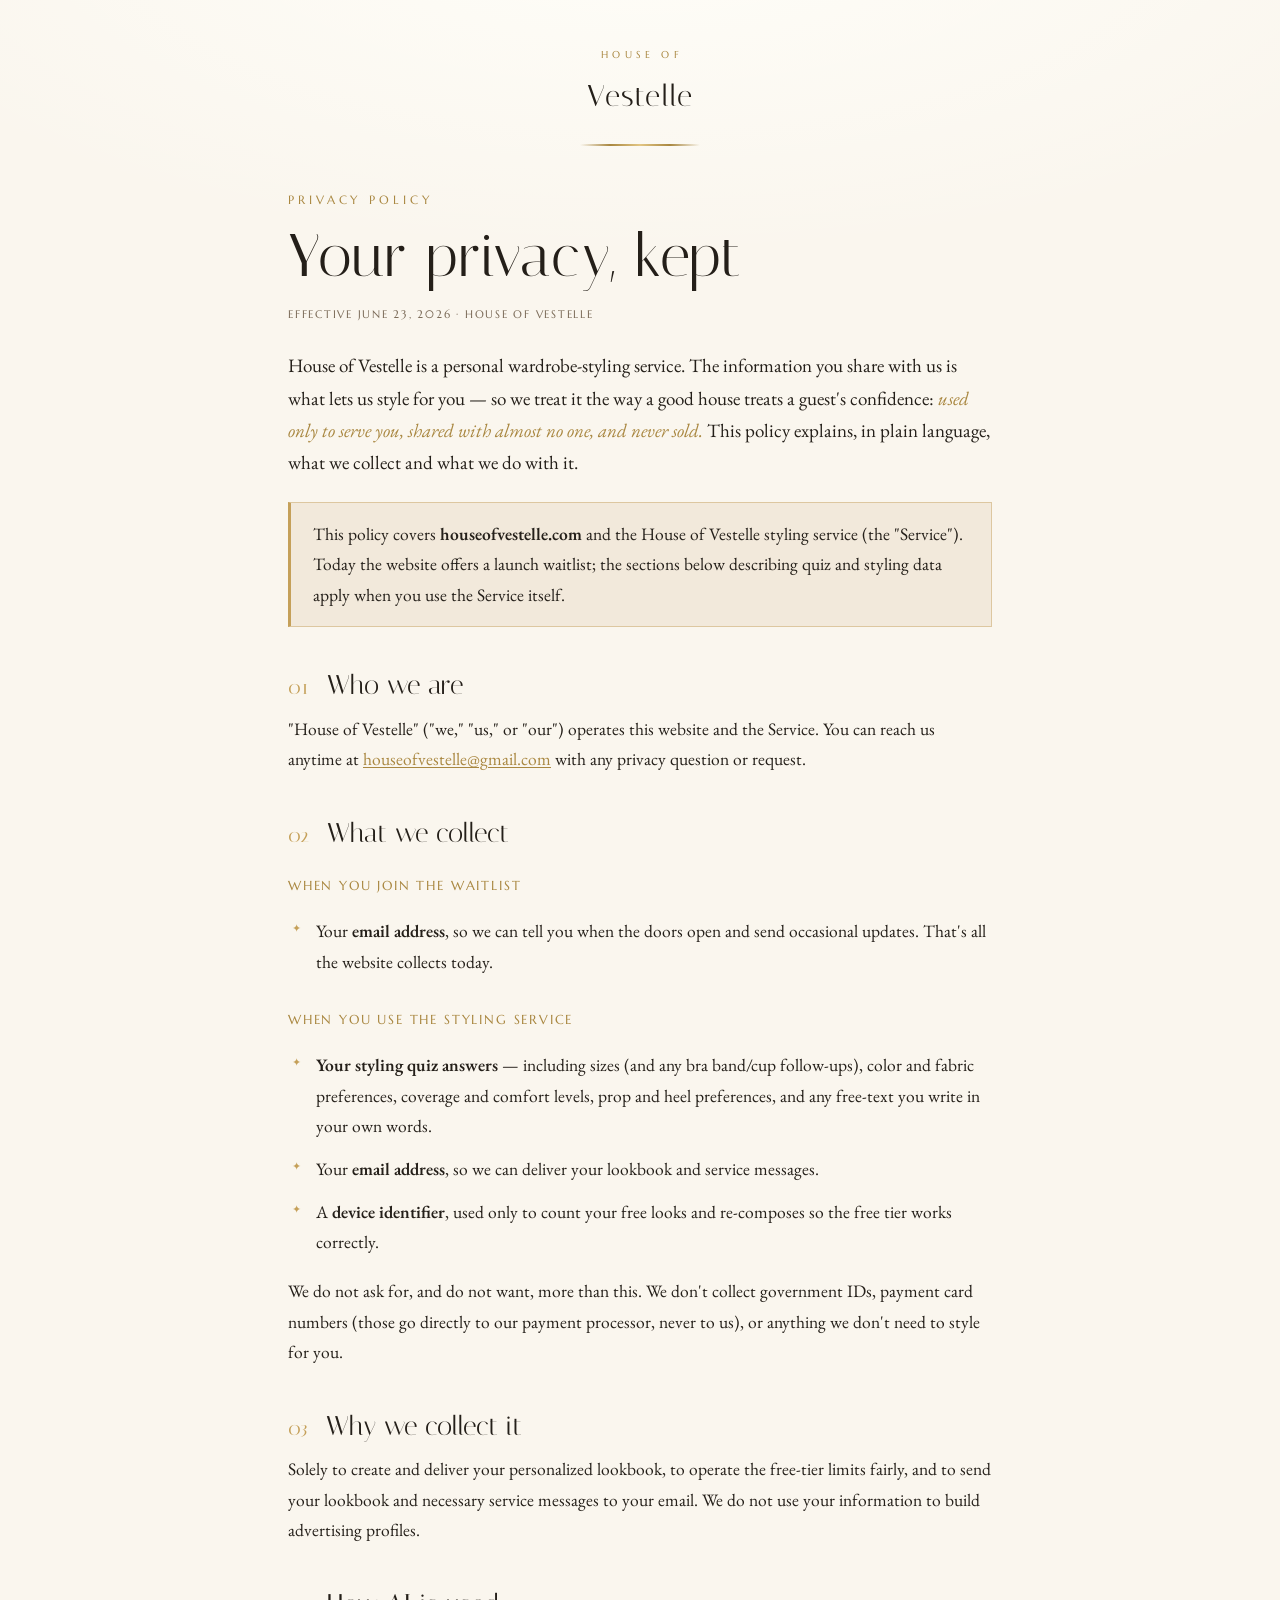
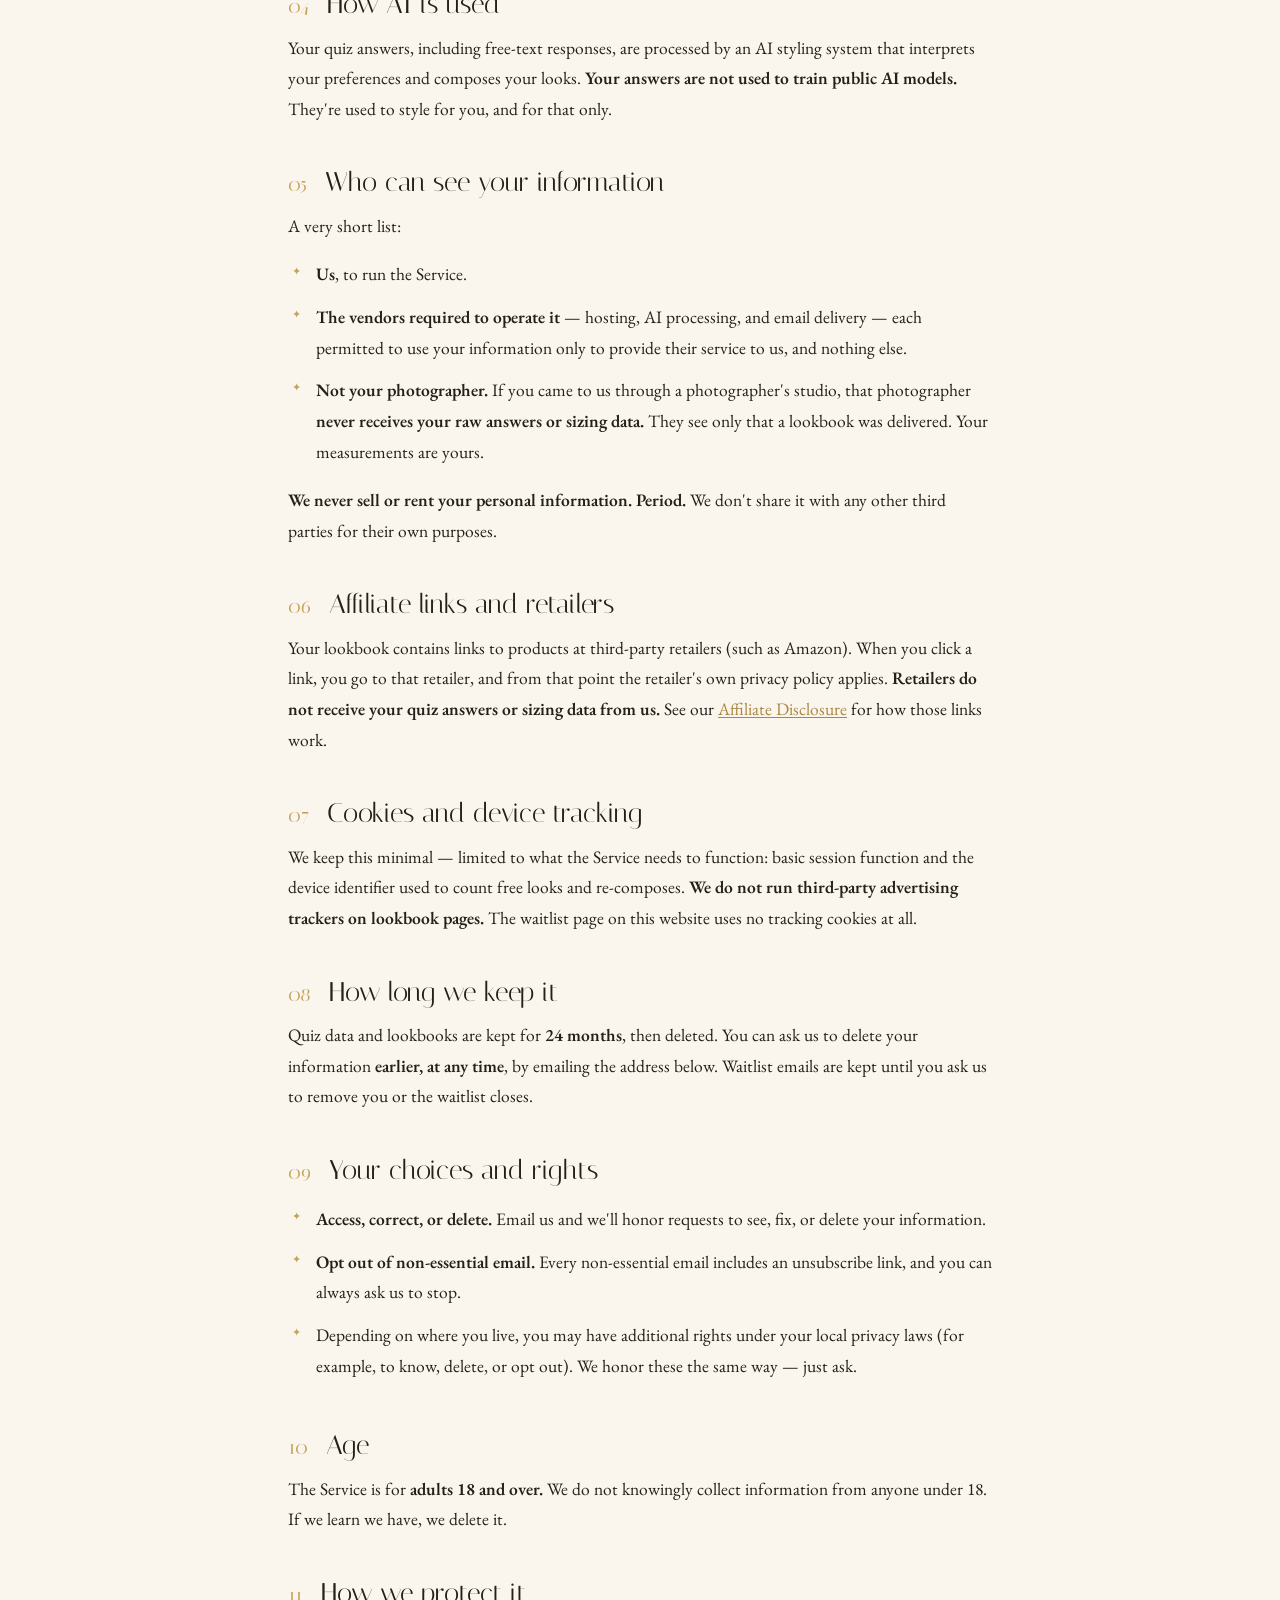
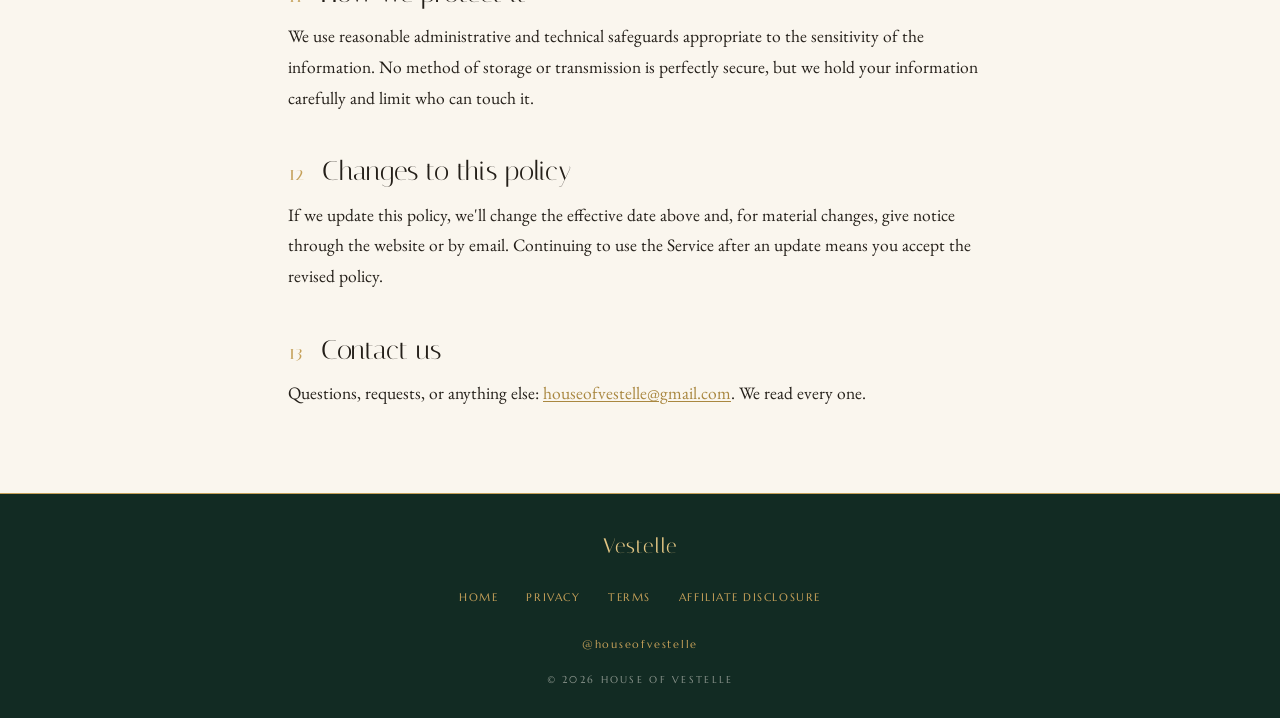
<file: privacy-policy/index.html>
<!DOCTYPE html>
<html lang="en">
<head>
<meta charset="utf-8">
<meta name="viewport" content="width=device-width, initial-scale=1">
<title>Privacy Policy — House of Vestelle</title>
<meta name="description" content="How House of Vestelle collects, uses, and protects your information.">
<link rel="icon" type="image/png" href="/favicon.png">
<link rel="preconnect" href="https://fonts.googleapis.com">
<link rel="preconnect" href="https://fonts.gstatic.com" crossorigin>
<link href="https://fonts.googleapis.com/css2?family=Italiana&family=EB+Garamond:ital,wght@0,400..600;1,400..600&family=Marcellus&display=swap" rel="stylesheet">
<link rel="stylesheet" href="/legal.css">
</head>
<body>
  <header>
    <div class="houseof">House of</div>
    <a class="brand" href="/">Vestelle</a>
    <div class="toprule"></div>
  </header>

  <main>
  <div class="wrap">
    <div class="eyebrow">Privacy Policy</div>
    <h1>Your privacy, kept</h1>
    <div class="meta">Effective June 23, 2026 · House of Vestelle</div>

    <p class="lede">House of Vestelle is a personal wardrobe-styling service. The information you share with us is what lets us style for you — so we treat it the way a good house treats a guest's confidence: <em>used only to serve you, shared with almost no one, and never sold.</em> This policy explains, in plain language, what we collect and what we do with it.</p>

    <div class="callout"><p>This policy covers <strong>houseofvestelle.com</strong> and the House of Vestelle styling service (the "Service"). Today the website offers a launch waitlist; the sections below describing quiz and styling data apply when you use the Service itself.</p></div>

    <h2><span class="num">01</span> Who we are</h2>
    <p>"House of Vestelle" ("we," "us," or "our") operates this website and the Service. You can reach us anytime at <a href="mailto:houseofvestelle@gmail.com">houseofvestelle@gmail.com</a> with any privacy question or request.</p>

    <h2><span class="num">02</span> What we collect</h2>
    <h3>When you join the waitlist</h3>
    <ul>
      <li>Your <strong>email address</strong>, so we can tell you when the doors open and send occasional updates. That's all the website collects today.</li>
    </ul>
    <h3>When you use the styling service</h3>
    <ul>
      <li><strong>Your styling quiz answers</strong> — including sizes (and any bra band/cup follow-ups), color and fabric preferences, coverage and comfort levels, prop and heel preferences, and any free-text you write in your own words.</li>
      <li>Your <strong>email address</strong>, so we can deliver your lookbook and service messages.</li>
      <li>A <strong>device identifier</strong>, used only to count your free looks and re-composes so the free tier works correctly.</li>
    </ul>
    <p>We do not ask for, and do not want, more than this. We don't collect government IDs, payment card numbers (those go directly to our payment processor, never to us), or anything we don't need to style for you.</p>

    <h2><span class="num">03</span> Why we collect it</h2>
    <p>Solely to create and deliver your personalized lookbook, to operate the free-tier limits fairly, and to send your lookbook and necessary service messages to your email. We do not use your information to build advertising profiles.</p>

    <h2><span class="num">04</span> How AI is used</h2>
    <p>Your quiz answers, including free-text responses, are processed by an AI styling system that interprets your preferences and composes your looks. <strong>Your answers are not used to train public AI models.</strong> They're used to style for you, and for that only.</p>

    <h2><span class="num">05</span> Who can see your information</h2>
    <p>A very short list:</p>
    <ul>
      <li><strong>Us</strong>, to run the Service.</li>
      <li><strong>The vendors required to operate it</strong> — hosting, AI processing, and email delivery — each permitted to use your information only to provide their service to us, and nothing else.</li>
      <li><strong>Not your photographer.</strong> If you came to us through a photographer's studio, that photographer <strong>never receives your raw answers or sizing data.</strong> They see only that a lookbook was delivered. Your measurements are yours.</li>
    </ul>
    <p><strong>We never sell or rent your personal information. Period.</strong> We don't share it with any other third parties for their own purposes.</p>

    <h2><span class="num">06</span> Affiliate links and retailers</h2>
    <p>Your lookbook contains links to products at third-party retailers (such as Amazon). When you click a link, you go to that retailer, and from that point the retailer's own privacy policy applies. <strong>Retailers do not receive your quiz answers or sizing data from us.</strong> See our <a href="/affiliate-disclosure/">Affiliate Disclosure</a> for how those links work.</p>

    <h2><span class="num">07</span> Cookies and device tracking</h2>
    <p>We keep this minimal — limited to what the Service needs to function: basic session function and the device identifier used to count free looks and re-composes. <strong>We do not run third-party advertising trackers on lookbook pages.</strong> The waitlist page on this website uses no tracking cookies at all.</p>

    <h2><span class="num">08</span> How long we keep it</h2>
    <p>Quiz data and lookbooks are kept for <strong>24 months</strong>, then deleted. You can ask us to delete your information <strong>earlier, at any time</strong>, by emailing the address below. Waitlist emails are kept until you ask us to remove you or the waitlist closes.</p>

    <h2><span class="num">09</span> Your choices and rights</h2>
    <ul>
      <li><strong>Access, correct, or delete.</strong> Email us and we'll honor requests to see, fix, or delete your information.</li>
      <li><strong>Opt out of non-essential email.</strong> Every non-essential email includes an unsubscribe link, and you can always ask us to stop.</li>
      <li>Depending on where you live, you may have additional rights under your local privacy laws (for example, to know, delete, or opt out). We honor these the same way — just ask.</li>
    </ul>

    <h2><span class="num">10</span> Age</h2>
    <p>The Service is for <strong>adults 18 and over.</strong> We do not knowingly collect information from anyone under 18. If we learn we have, we delete it.</p>

    <h2><span class="num">11</span> How we protect it</h2>
    <p>We use reasonable administrative and technical safeguards appropriate to the sensitivity of the information. No method of storage or transmission is perfectly secure, but we hold your information carefully and limit who can touch it.</p>

    <h2><span class="num">12</span> Changes to this policy</h2>
    <p>If we update this policy, we'll change the effective date above and, for material changes, give notice through the website or by email. Continuing to use the Service after an update means you accept the revised policy.</p>

    <h2><span class="num">13</span> Contact us</h2>
    <p>Questions, requests, or anything else: <a href="mailto:houseofvestelle@gmail.com">houseofvestelle@gmail.com</a>. We read every one.</p>
  </div>
  </main>

  <footer>
    <div class="fwordmark">Vestelle</div>
    <nav>
      <a href="/">Home</a>
      <a href="/privacy-policy/">Privacy</a>
      <a href="/terms/">Terms</a>
      <a href="/affiliate-disclosure/">Affiliate Disclosure</a>
    </nav>
    <div class="social"><a href="https://instagram.com/houseofvestelle" target="_blank" rel="noopener">@houseofvestelle</a></div>
    <div class="copyright">© 2026 House of Vestelle</div>
  </footer>
</body>
</html>
</file>
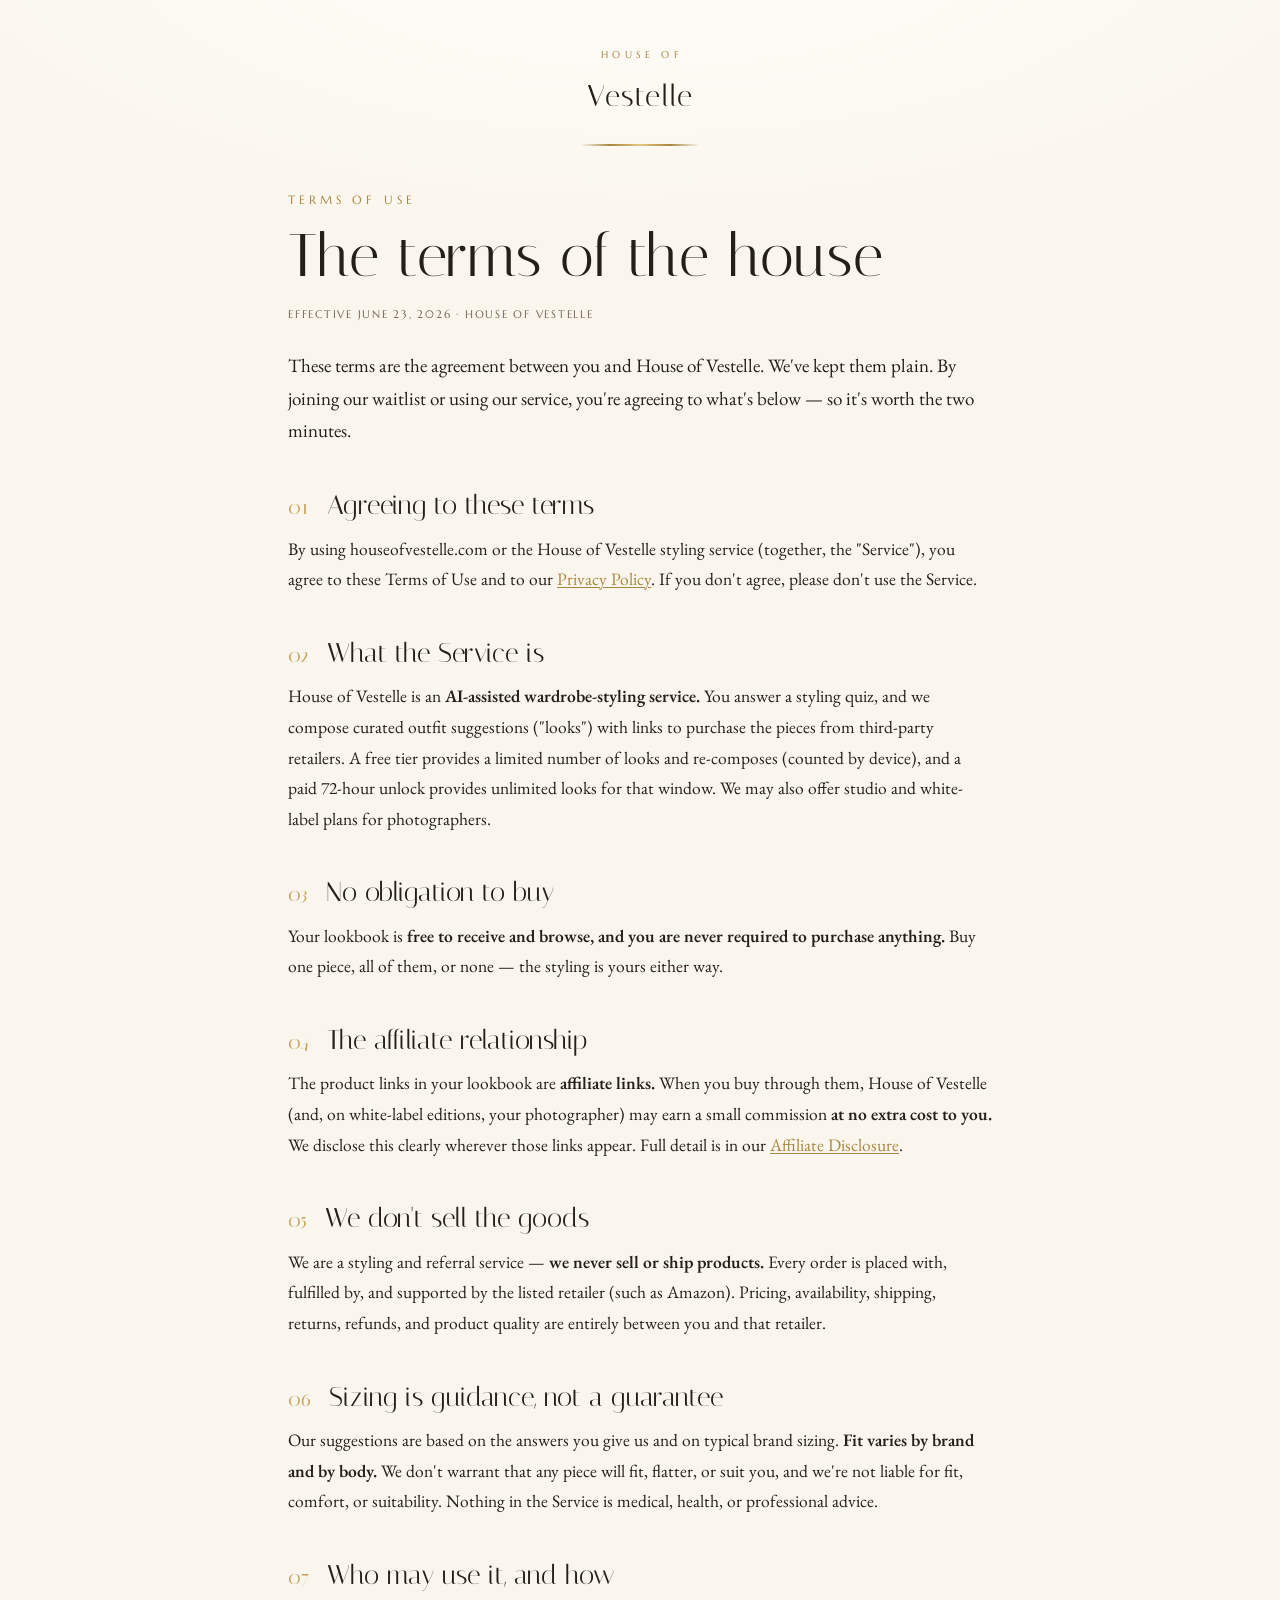
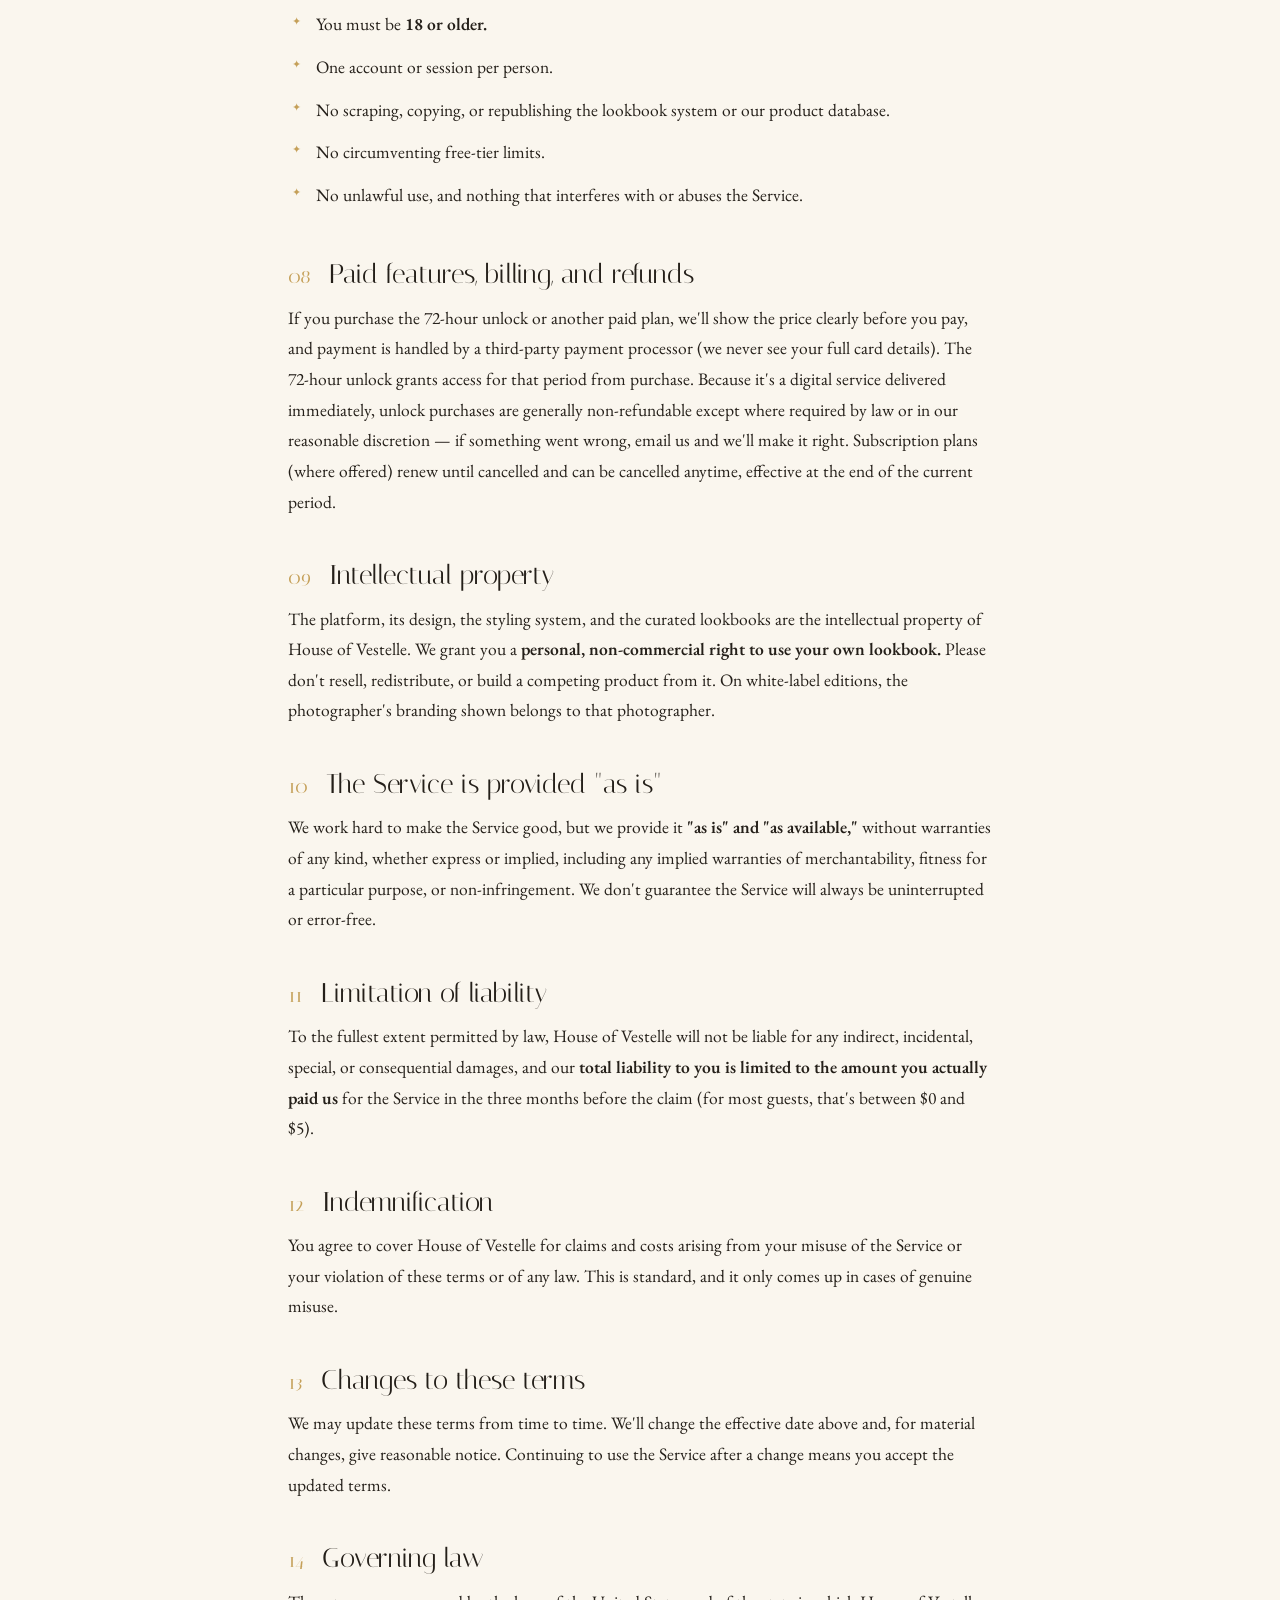
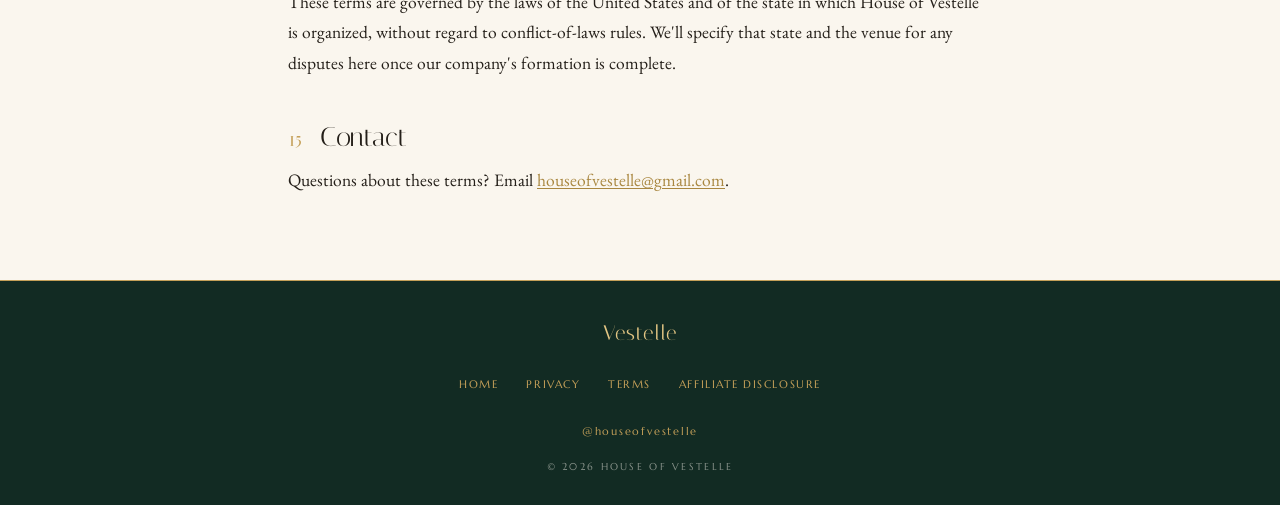
<file: terms/index.html>
<!DOCTYPE html>
<html lang="en">
<head>
<meta charset="utf-8">
<meta name="viewport" content="width=device-width, initial-scale=1">
<title>Terms of Use — House of Vestelle</title>
<meta name="description" content="The terms that govern your use of House of Vestelle.">
<link rel="icon" type="image/png" href="/favicon.png">
<link rel="preconnect" href="https://fonts.googleapis.com">
<link rel="preconnect" href="https://fonts.gstatic.com" crossorigin>
<link href="https://fonts.googleapis.com/css2?family=Italiana&family=EB+Garamond:ital,wght@0,400..600;1,400..600&family=Marcellus&display=swap" rel="stylesheet">
<link rel="stylesheet" href="/legal.css">
</head>
<body>
  <header>
    <div class="houseof">House of</div>
    <a class="brand" href="/">Vestelle</a>
    <div class="toprule"></div>
  </header>

  <main>
  <div class="wrap">
    <div class="eyebrow">Terms of Use</div>
    <h1>The terms of the house</h1>
    <div class="meta">Effective June 23, 2026 · House of Vestelle</div>

    <p class="lede">These terms are the agreement between you and House of Vestelle. We've kept them plain. By joining our waitlist or using our service, you're agreeing to what's below — so it's worth the two minutes.</p>

    <h2><span class="num">01</span> Agreeing to these terms</h2>
    <p>By using houseofvestelle.com or the House of Vestelle styling service (together, the "Service"), you agree to these Terms of Use and to our <a href="/privacy-policy/">Privacy Policy</a>. If you don't agree, please don't use the Service.</p>

    <h2><span class="num">02</span> What the Service is</h2>
    <p>House of Vestelle is an <strong>AI-assisted wardrobe-styling service.</strong> You answer a styling quiz, and we compose curated outfit suggestions ("looks") with links to purchase the pieces from third-party retailers. A free tier provides a limited number of looks and re-composes (counted by device), and a paid 72-hour unlock provides unlimited looks for that window. We may also offer studio and white-label plans for photographers.</p>

    <h2><span class="num">03</span> No obligation to buy</h2>
    <p>Your lookbook is <strong>free to receive and browse, and you are never required to purchase anything.</strong> Buy one piece, all of them, or none — the styling is yours either way.</p>

    <h2><span class="num">04</span> The affiliate relationship</h2>
    <p>The product links in your lookbook are <strong>affiliate links.</strong> When you buy through them, House of Vestelle (and, on white-label editions, your photographer) may earn a small commission <strong>at no extra cost to you.</strong> We disclose this clearly wherever those links appear. Full detail is in our <a href="/affiliate-disclosure/">Affiliate Disclosure</a>.</p>

    <h2><span class="num">05</span> We don't sell the goods</h2>
    <p>We are a styling and referral service — <strong>we never sell or ship products.</strong> Every order is placed with, fulfilled by, and supported by the listed retailer (such as Amazon). Pricing, availability, shipping, returns, refunds, and product quality are entirely between you and that retailer.</p>

    <h2><span class="num">06</span> Sizing is guidance, not a guarantee</h2>
    <p>Our suggestions are based on the answers you give us and on typical brand sizing. <strong>Fit varies by brand and by body.</strong> We don't warrant that any piece will fit, flatter, or suit you, and we're not liable for fit, comfort, or suitability. Nothing in the Service is medical, health, or professional advice.</p>

    <h2><span class="num">07</span> Who may use it, and how</h2>
    <ul>
      <li>You must be <strong>18 or older.</strong></li>
      <li>One account or session per person.</li>
      <li>No scraping, copying, or republishing the lookbook system or our product database.</li>
      <li>No circumventing free-tier limits.</li>
      <li>No unlawful use, and nothing that interferes with or abuses the Service.</li>
    </ul>

    <h2><span class="num">08</span> Paid features, billing, and refunds</h2>
    <p>If you purchase the 72-hour unlock or another paid plan, we'll show the price clearly before you pay, and payment is handled by a third-party payment processor (we never see your full card details). The 72-hour unlock grants access for that period from purchase. Because it's a digital service delivered immediately, unlock purchases are generally non-refundable except where required by law or in our reasonable discretion — if something went wrong, email us and we'll make it right. Subscription plans (where offered) renew until cancelled and can be cancelled anytime, effective at the end of the current period.</p>

    <h2><span class="num">09</span> Intellectual property</h2>
    <p>The platform, its design, the styling system, and the curated lookbooks are the intellectual property of House of Vestelle. We grant you a <strong>personal, non-commercial right to use your own lookbook.</strong> Please don't resell, redistribute, or build a competing product from it. On white-label editions, the photographer's branding shown belongs to that photographer.</p>

    <h2><span class="num">10</span> The Service is provided "as is"</h2>
    <p>We work hard to make the Service good, but we provide it <strong>"as is" and "as available,"</strong> without warranties of any kind, whether express or implied, including any implied warranties of merchantability, fitness for a particular purpose, or non-infringement. We don't guarantee the Service will always be uninterrupted or error-free.</p>

    <h2><span class="num">11</span> Limitation of liability</h2>
    <p>To the fullest extent permitted by law, House of Vestelle will not be liable for any indirect, incidental, special, or consequential damages, and our <strong>total liability to you is limited to the amount you actually paid us</strong> for the Service in the three months before the claim (for most guests, that's between $0 and $5).</p>

    <h2><span class="num">12</span> Indemnification</h2>
    <p>You agree to cover House of Vestelle for claims and costs arising from your misuse of the Service or your violation of these terms or of any law. This is standard, and it only comes up in cases of genuine misuse.</p>

    <h2><span class="num">13</span> Changes to these terms</h2>
    <p>We may update these terms from time to time. We'll change the effective date above and, for material changes, give reasonable notice. Continuing to use the Service after a change means you accept the updated terms.</p>

    <h2><span class="num">14</span> Governing law</h2>
    <p>These terms are governed by the laws of the United States and of the state in which House of Vestelle is organized, without regard to conflict-of-laws rules. We'll specify that state and the venue for any disputes here once our company's formation is complete.</p>

    <h2><span class="num">15</span> Contact</h2>
    <p>Questions about these terms? Email <a href="mailto:houseofvestelle@gmail.com">houseofvestelle@gmail.com</a>.</p>
  </div>
  </main>

  <footer>
    <div class="fwordmark">Vestelle</div>
    <nav>
      <a href="/">Home</a>
      <a href="/privacy-policy/">Privacy</a>
      <a href="/terms/">Terms</a>
      <a href="/affiliate-disclosure/">Affiliate Disclosure</a>
    </nav>
    <div class="social"><a href="https://instagram.com/houseofvestelle" target="_blank" rel="noopener">@houseofvestelle</a></div>
    <div class="copyright">© 2026 House of Vestelle</div>
  </footer>
</body>
</html>
</file>
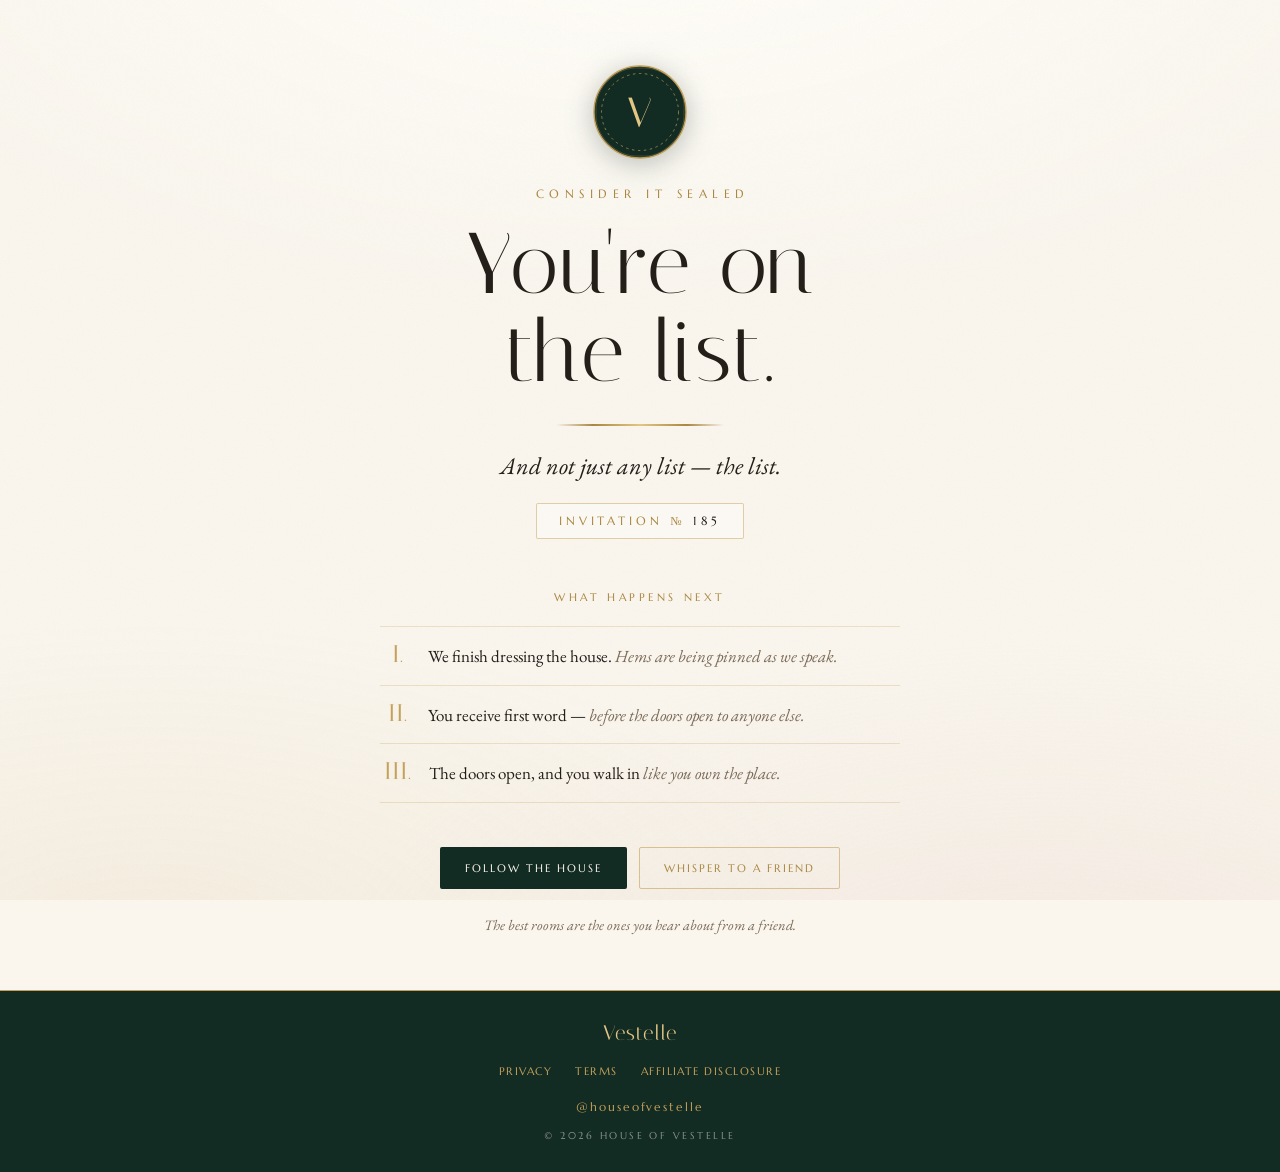
<file: thank-you/index.html>
<!DOCTYPE html>
<html lang="en">
<head>
<meta charset="utf-8">
<meta name="viewport" content="width=device-width, initial-scale=1">
<title>You're on the list — House of Vestelle</title>
<meta name="description" content="Your invitation to House of Vestelle is reserved.">
<meta name="robots" content="noindex, follow">
<meta name="theme-color" content="#FAF6EE">

<link rel="icon" type="image/png" href="/favicon.png">
<link rel="apple-touch-icon" href="/favicon.png">

<link rel="preconnect" href="https://fonts.googleapis.com">
<link rel="preconnect" href="https://fonts.gstatic.com" crossorigin>
<link href="https://fonts.googleapis.com/css2?family=Italiana&family=EB+Garamond:ital,wght@0,400..600;1,400..600&family=Marcellus&display=swap" rel="stylesheet">

<style>
  :root{
    --ivory:#FAF6EE; --plaster:#F2E9DB; --ink:#241F19; --sub:#7A6A57;
    --emerald:#122B23; --gold:#C5A059; --gold-lo:#A98740; --gold-hi:#E3C684; --blush:#E7CFC4;
  }
  *{ margin:0; padding:0; box-sizing:border-box; }
  html{ -webkit-text-size-adjust:100%; }
  body{
    min-height:100vh;
    color:var(--ink);
    font-family:'EB Garamond',Georgia,serif;
    background:var(--ivory);
    display:flex; flex-direction:column;
    -webkit-font-smoothing:antialiased;
    overflow-x:hidden;
  }
  /* Champagne wash on a fixed layer (background-attachment:fixed is janky on iOS) */
  .bgwash{
    position:fixed; inset:0; z-index:0; pointer-events:none;
    background:
      radial-gradient(125% 85% at 50% -12%, #FFFEF9 0%, transparent 55%),
      radial-gradient(100% 70% at 82% 112%, rgba(231,207,196,0.30) 0%, transparent 58%),
      radial-gradient(90% 60% at 12% 105%, rgba(197,160,89,0.10) 0%, transparent 60%);
  }

  /* Limewash grain overlay */
  .grain{
    position:fixed; inset:0; z-index:0; pointer-events:none; opacity:0.04;
    background-image:url("data:image/svg+xml,%3Csvg xmlns='http://www.w3.org/2000/svg' width='220' height='220'%3E%3Cfilter id='n'%3E%3CfeTurbulence type='fractalNoise' baseFrequency='0.9' numOctaves='3' stitchTiles='stitch'/%3E%3C/filter%3E%3Crect width='100%25' height='100%25' filter='url(%23n)'/%3E%3C/svg%3E");
  }

  /* ── Gold-leaf confetti: one gentle pass, then done ── */
  .petals{ position:fixed; inset:0; z-index:2; pointer-events:none; overflow:hidden; }
  .petal{
    position:absolute; top:-4vh;
    width:9px; height:14px; border-radius:60% 40% 55% 45% / 55% 55% 45% 45%;
    background:linear-gradient(135deg,var(--gold-hi),var(--gold) 55%,var(--gold-lo));
    opacity:0;
    animation:fall var(--dur) ease-in var(--delay) 1 both;
  }
  .petal:nth-child(even){ border-radius:50%; width:7px; height:7px; }
  @keyframes fall{
    0%{ opacity:0; transform:translate3d(0,-4vh,0) rotate(0deg); }
    8%{ opacity:0.9; }
    82%{ opacity:0.75; }
    100%{ opacity:0; transform:translate3d(var(--drift),104vh,0) rotate(var(--spin)); }
  }

  main{
    position:relative; z-index:1;
    flex:1 0 auto;
    display:flex; flex-direction:column; justify-content:center; align-items:center;
    text-align:center;
    padding:64px 28px 56px;
  }

  .hero{ position:relative; width:100%; max-width:640px; }

  /* ── The wax seal: stamps itself on arrival ── */
  .seal{
    width:96px; height:96px; margin:0 auto 26px;
    position:relative;
    opacity:0;
    animation:stamp .55s cubic-bezier(.2,1.4,.4,1) .35s forwards;
  }
  .seal svg{ width:100%; height:100%; display:block; filter:drop-shadow(0 5px 14px rgba(18,43,35,0.28)); }
  /* the pressed-wax ring that puffs out when it lands */
  .seal::after{
    content:''; position:absolute; inset:-6px; border-radius:50%;
    border:1.5px solid rgba(197,160,89,0.65);
    opacity:0; transform:scale(0.7);
    animation:ring .7s ease-out .78s forwards;
  }
  @keyframes stamp{
    0%{ opacity:0; transform:scale(1.9) rotate(-14deg); }
    70%{ opacity:1; transform:scale(0.94) rotate(2deg); }
    100%{ opacity:1; transform:scale(1) rotate(0deg); }
  }
  @keyframes ring{
    0%{ opacity:0.9; transform:scale(0.7); }
    100%{ opacity:0; transform:scale(1.35); }
  }

  .eyebrow{
    font-family:'Marcellus',serif; font-size:12px; letter-spacing:0.46em;
    text-transform:uppercase; color:var(--gold-lo);
    padding-left:0.46em; margin-bottom:20px;
    opacity:0; animation:rise .8s ease-out .55s forwards;
  }

  h1{
    font-family:'Italiana',serif; font-weight:400;
    font-size:clamp(46px,9.5vw,86px); line-height:1.02; letter-spacing:0.02em;
    color:var(--ink);
    opacity:0; animation:rise .9s ease-out .68s forwards;
  }

  .rule{
    position:relative; overflow:hidden;
    width:168px; height:2px; margin:28px auto 24px;
    background:linear-gradient(90deg,transparent,var(--gold-lo) 22%,var(--gold-hi) 50%,var(--gold-lo) 78%,transparent);
    opacity:0; animation:rise .8s ease-out .8s forwards;
  }
  .rule::after{
    content:''; position:absolute; top:0; left:-40%; width:40%; height:100%;
    background:linear-gradient(90deg,transparent,rgba(255,255,255,0.85),transparent);
    transform:skewX(-20deg);
    animation:sweep 1.6s ease-in-out 1.5s 1 both;
  }

  .tagline{
    font-family:'EB Garamond',serif; font-style:italic; font-weight:400;
    font-size:clamp(19px,3.1vw,24px); color:var(--ink);
    opacity:0; animation:rise .8s ease-out .9s forwards;
  }

  /* ── Invitation number ── */
  .invno{
    display:inline-block; margin-top:22px; padding:9px 22px;
    border:1px solid rgba(197,160,89,0.5); border-radius:2px;
    font-family:'Marcellus',serif; font-size:12px; letter-spacing:0.32em; text-transform:uppercase;
    color:var(--gold-lo); background:rgba(255,255,255,0.35);
    opacity:0; animation:rise .8s ease-out 1.02s forwards;
  }
  .invno b{ font-weight:400; color:var(--ink); font-variant-numeric:tabular-nums; }

  /* ── What happens next ── */
  .next{
    margin:52px auto 0; width:100%; max-width:520px; text-align:left;
    opacity:0; animation:rise .8s ease-out 1.18s forwards;
  }
  .next-label{
    font-family:'Marcellus',serif; font-size:10.5px; letter-spacing:0.34em;
    text-transform:uppercase; color:var(--gold-lo); text-align:center; margin-bottom:22px;
  }
  .step{
    display:flex; align-items:baseline; gap:18px;
    padding:15px 4px; border-top:1px solid rgba(197,160,89,0.28);
  }
  .step:last-child{ border-bottom:1px solid rgba(197,160,89,0.28); }
  .step .n{
    flex:none; font-family:'Italiana',serif; font-size:24px; color:var(--gold); line-height:1;
    min-width:26px; text-align:center;
  }
  .step p{ font-size:17px; line-height:1.5; }
  .step p em{ color:var(--sub); }

  /* ── While you wait ── */
  .wait{
    margin-top:44px;
    display:flex; gap:12px; justify-content:center; flex-wrap:wrap;
    opacity:0; animation:rise .8s ease-out 1.32s forwards;
  }
  .btn{
    display:inline-block; cursor:pointer; text-decoration:none;
    font-family:'Marcellus',serif; font-size:11px; letter-spacing:0.18em; text-transform:uppercase;
    border-radius:2px; padding:13px 24px;
    transition:transform .25s ease, border-color .25s ease, box-shadow .25s ease, background .25s ease;
  }
  .btn-emerald{ color:var(--ivory); background:var(--emerald); border:1px solid transparent; }
  .btn-emerald:hover{ transform:translateY(-2px); border-color:var(--gold); box-shadow:0 6px 22px rgba(18,43,35,0.20); }
  .btn-gold{ color:var(--gold-lo); background:transparent; border:1px solid rgba(197,160,89,0.6); }
  .btn-gold:hover{ transform:translateY(-2px); border-color:var(--gold); background:rgba(197,160,89,0.08); }

  .whisper{
    margin-top:26px; font-size:14.5px; font-style:italic; color:var(--sub);
    opacity:0; animation:rise .8s ease-out 1.44s forwards;
  }
  .whisper a{ color:var(--gold-lo); }

  /* The jewel — one emerald band per page */
  footer{
    position:relative; z-index:1; flex-shrink:0;
    background:var(--emerald); color:var(--ivory);
    border-top:1.5px solid var(--gold);
    text-align:center; padding:30px 24px;
  }
  .fwordmark{
    font-family:'Italiana',serif; font-size:21px; letter-spacing:0.05em; color:var(--gold-hi);
    margin-bottom:14px;
  }
  .legalnav{ margin-bottom:13px; }
  .legalnav a{
    font-family:'Marcellus',serif; font-size:10.5px; letter-spacing:0.14em; text-transform:uppercase;
    color:var(--gold); text-decoration:none; margin:0 10px; display:inline-block; line-height:1.9;
    transition:color .25s ease;
  }
  .legalnav a:hover{ color:var(--gold-hi); }
  .social a{
    font-family:'Marcellus',serif; font-size:12px; letter-spacing:0.16em;
    color:var(--gold); text-decoration:none; transition:color .25s ease;
  }
  .social a:hover{ color:var(--gold-hi); }
  .copyright{
    margin-top:14px;
    font-family:'Marcellus',serif; font-size:9.5px; letter-spacing:0.26em; text-transform:uppercase;
    color:rgba(250,246,238,0.5);
  }

  @keyframes rise{ from{ opacity:0; transform:translateY(20px); } to{ opacity:1; transform:translateY(0); } }
  @keyframes sweep{ from{ left:-40%; } to{ left:140%; } }

  @media (prefers-reduced-motion: reduce){
    *{ animation:none !important; }
    .seal,.eyebrow,h1,.rule,.tagline,.invno,.next,.wait,.whisper{ opacity:1; }
    .petals{ display:none; }
  }

  @media (max-width:520px){
    main{ padding:52px 24px 44px; }
    .wait{ flex-direction:column; align-items:stretch; }
    .btn{ text-align:center; padding:14px; }
  }
</style>
</head>
<body>
  <div class="bgwash"></div>
  <div class="grain"></div>
  <div class="petals" id="petals" aria-hidden="true"></div>

  <main>
    <div class="hero">

      <!-- wax seal, freshly pressed -->
      <div class="seal" aria-hidden="true">
        <svg viewBox="0 0 96 96" fill="none">
          <circle cx="48" cy="48" r="46" fill="#122B23"/>
          <circle cx="48" cy="48" r="46" fill="none" stroke="#C5A059" stroke-width="1.4"/>
          <circle cx="48" cy="48" r="38.5" fill="none" stroke="#C5A059" stroke-width="0.8" stroke-dasharray="2.5 3.5" opacity="0.85"/>
          <!-- irregular wax edge -->
          <path d="M48 4 C60 3 73 8 81 17 C90 26 93 37 92 48 C93 60 88 72 79 80 C70 89 60 93 48 92 C36 93 25 88 16 79 C8 71 3 60 4 48 C3 36 8 24 17 16 C25 8 36 3 48 4 Z"
                fill="none" stroke="#C5A059" stroke-width="0.6" opacity="0.5"/>
          <text x="48" y="63" text-anchor="middle"
                font-family="Italiana, serif" font-size="42" fill="#E3C684" letter-spacing="1">V</text>
        </svg>
      </div>

      <div class="eyebrow">Consider it sealed</div>
      <h1>You're on<br>the list.</h1>
      <div class="rule"></div>
      <p class="tagline">And not just any list — <em>the</em> list.</p>

      <div class="invno">Invitation&nbsp;№&nbsp;<b id="invno">···</b></div>

      <div class="next">
        <div class="next-label">What happens next</div>
        <div class="step">
          <div class="n">I.</div>
          <p>We finish dressing the house. <em>Hems are being pinned as we speak.</em></p>
        </div>
        <div class="step">
          <div class="n">II.</div>
          <p>You receive first word — <em>before the doors open to anyone else.</em></p>
        </div>
        <div class="step">
          <div class="n">III.</div>
          <p>The doors open, and you walk in <em>like you own the place.</em></p>
        </div>
      </div>

      <div class="wait">
        <a class="btn btn-emerald" href="https://instagram.com/houseofvestelle" target="_blank" rel="noopener">Follow the House</a>
        <button class="btn btn-gold" id="share" type="button">Whisper to a Friend</button>
      </div>

      <p class="whisper">The best rooms are the ones you hear about from a friend.</p>

    </div>
  </main>

  <footer>
    <div class="fwordmark">Vestelle</div>
    <nav class="legalnav">
      <a href="/privacy-policy/">Privacy</a>
      <a href="/terms/">Terms</a>
      <a href="/affiliate-disclosure/">Affiliate Disclosure</a>
    </nav>
    <div class="social">
      <a href="https://instagram.com/houseofvestelle" target="_blank" rel="noopener">@houseofvestelle</a>
    </div>
    <div class="copyright">© 2026 House of Vestelle</div>
  </footer>

  <script>
    // ── Gold-leaf confetti: one elegant pass, ~30 petals, then the sky clears ──
    (function(){
      if (window.matchMedia('(prefers-reduced-motion: reduce)').matches) return;
      var box = document.getElementById('petals');
      for (var i = 0; i < 30; i++){
        var p = document.createElement('span');
        p.className = 'petal';
        p.style.left = (Math.random() * 100) + 'vw';
        p.style.setProperty('--dur',   (4.5 + Math.random() * 3.5) + 's');
        p.style.setProperty('--delay', (Math.random() * 1.8) + 's');
        p.style.setProperty('--drift', ((Math.random() * 16) - 8) + 'vw');
        p.style.setProperty('--spin',  (180 + Math.random() * 540) + 'deg');
        box.appendChild(p);
      }
      // remove the layer once the last petal has landed
      setTimeout(function(){ box.remove(); }, 11000);
    })();

    // ── Invitation number: spins, then settles — and stays yours on revisit ──
    (function(){
      var el = document.getElementById('invno');
      var final;
      try { final = localStorage.getItem('hov-invno'); } catch(e){}
      if (!final){
        final = String(Math.floor(47 + Math.random() * 400)).padStart(3, '0');
        try { localStorage.setItem('hov-invno', final); } catch(e){}
      }
      if (window.matchMedia('(prefers-reduced-motion: reduce)').matches){
        el.textContent = final; return;
      }
      var ticks = 0, max = 22;
      var spin = setInterval(function(){
        ticks++;
        if (ticks >= max){
          clearInterval(spin);
          el.textContent = final;
          return;
        }
        var flick = Math.floor(Math.random() * 900) + 100;
        if (flick === 666) flick = 667; // no unfortunate flashes on an elegant invitation
        el.textContent = String(flick);
      }, 55 + ticks * 2);
    })();

    // ── Whisper to a friend: share sheet where it exists, copy link where it doesn't ──
    (function(){
      var btn = document.getElementById('share');
      var url = 'https://houseofvestelle.com';
      btn.addEventListener('click', function(){
        if (navigator.share){
          navigator.share({
            title: 'House of Vestelle',
            text: 'The wardrobe, curated. I just reserved an invitation — thought of you.',
            url: url
          }).catch(function(){});
          return;
        }
        var done = function(){
          var old = btn.textContent;
          btn.textContent = 'Link Copied — Do Tell';
          setTimeout(function(){ btn.textContent = old; }, 2600);
        };
        var legacyCopy = function(){
          var t = document.createElement('textarea');
          t.value = url;
          t.style.position = 'fixed'; t.style.opacity = '0';
          document.body.appendChild(t);
          t.select();
          var ok = false;
          try { ok = document.execCommand('copy'); } catch(e){}
          document.body.removeChild(t);
          if (ok){ done(); return; }
          // last resort: the button becomes the message
          var old = btn.textContent;
          btn.textContent = 'houseofvestelle.com';
          setTimeout(function(){ btn.textContent = old; }, 3200);
        };
        if (navigator.clipboard && navigator.clipboard.writeText){
          navigator.clipboard.writeText(url).then(done).catch(legacyCopy);
        } else {
          legacyCopy();
        }
      });
    })();
  </script>
</body>
</html>
</file>
<file: legal.css>
/* House of Vestelle — shared styling for legal / policy pages (Orangerie) */
:root{
  --ivory:#FAF6EE; --plaster:#F2E9DB; --ink:#241F19; --sub:#7A6A57;
  --emerald:#122B23; --gold:#C5A059; --gold-lo:#A98740; --gold-hi:#E3C684; --blush:#E7CFC4;
}
*{ margin:0; padding:0; box-sizing:border-box; }
html{ -webkit-text-size-adjust:100%; scroll-behavior:smooth; }
body{
  min-height:100vh;
  color:var(--ink);
  font-family:'EB Garamond',Georgia,serif;
  font-size:17.5px; line-height:1.75;
  background:
    radial-gradient(120% 70% at 50% -10%, #FFFEF9 0%, transparent 55%),
    var(--ivory);
  background-attachment:fixed;
  display:flex; flex-direction:column;
  -webkit-font-smoothing:antialiased;
}

/* Header */
header{
  text-align:center; padding:46px 24px 0;
}
header a.brand{
  font-family:'Italiana',serif; font-size:30px; letter-spacing:0.04em;
  color:var(--ink); text-decoration:none; display:inline-block;
}
header .houseof{
  font-family:'Marcellus',serif; font-size:10px; letter-spacing:0.42em;
  text-transform:uppercase; color:var(--gold-lo); padding-left:0.42em; margin-bottom:6px;
}
header .toprule{
  width:120px; height:2px; margin:22px auto 0;
  background:linear-gradient(90deg,transparent,var(--gold-lo),var(--gold-hi),var(--gold-lo),transparent);
}

/* Body column */
main{ flex:1 0 auto; }
.wrap{ max-width:760px; margin:0 auto; padding:44px 28px 72px; }

.eyebrow{
  font-family:'Marcellus',serif; font-size:11.5px; letter-spacing:0.34em;
  text-transform:uppercase; color:var(--gold-lo); margin-bottom:14px;
}
h1{
  font-family:'Italiana',serif; font-weight:400;
  font-size:clamp(38px,7vw,60px); line-height:1.05; letter-spacing:0.01em; color:var(--ink);
}
.meta{
  font-family:'Marcellus',serif; font-size:11px; letter-spacing:0.16em; text-transform:uppercase;
  color:var(--sub); margin-top:18px;
}
.lede{
  font-size:19px; line-height:1.7; color:var(--ink); margin:26px 0 8px;
}
.lede em{ color:var(--gold-lo); font-style:italic; }

h2{
  font-family:'Italiana',serif; font-weight:400; font-size:27px; line-height:1.2;
  color:var(--ink); margin:42px 0 4px;
}
h2 .num{ color:var(--gold); font-size:20px; margin-right:10px; }
h3{
  font-family:'Marcellus',serif; font-weight:400; font-size:13px; letter-spacing:0.14em;
  text-transform:uppercase; color:var(--gold-lo); margin:26px 0 6px;
}
.titlerule{
  width:54px; height:2px; margin:10px 0 0;
  background:linear-gradient(90deg,var(--gold-lo),var(--gold-hi) 60%,var(--gold));
}
p{ margin:12px 0; }
strong{ font-weight:600; }
em{ font-style:italic; }
a{ color:var(--gold-lo); text-decoration:underline; text-underline-offset:2px; text-decoration-thickness:0.5px; }
a:hover{ color:var(--ink); }

ul,ol{ margin:12px 0 12px; padding-left:2px; list-style:none; }
li{ position:relative; padding:6px 0 6px 26px; }
ul li::before{ content:'\2726'; position:absolute; left:2px; top:9px; color:var(--gold); font-size:11px; }
ol{ counter-reset:o; }
ol li{ counter-increment:o; }
ol li::before{
  content:counter(o,decimal-leading-zero); position:absolute; left:0; top:8px;
  font-family:'Marcellus',serif; color:var(--gold-lo); font-size:12px; letter-spacing:.04em;
}

/* Callout / highlight box */
.callout{
  background:var(--plaster); border:1px solid rgba(197,160,89,0.45);
  border-left:3px solid var(--gold); padding:16px 22px; margin:22px 0;
}
.callout p:first-child{ margin-top:0; } .callout p:last-child{ margin-bottom:0; }

/* The required Amazon sentence — set apart */
.required{
  background:var(--emerald); color:var(--ivory);
  border:1px solid var(--gold); border-radius:2px;
  padding:20px 24px; margin:24px 0;
  font-family:'Italiana',serif; font-size:21px; line-height:1.45; text-align:center;
}
.required .src{
  display:block; margin-top:10px;
  font-family:'Marcellus',serif; font-size:10px; letter-spacing:0.24em; text-transform:uppercase; color:var(--gold-hi);
}

/* Jewel footer */
footer{
  flex-shrink:0; background:var(--emerald); color:var(--ivory);
  border-top:1.5px solid var(--gold); text-align:center; padding:34px 24px 30px;
}
footer .fwordmark{
  font-family:'Italiana',serif; font-size:21px; letter-spacing:0.05em; color:var(--gold-hi); margin-bottom:16px;
}
footer nav{ margin-bottom:16px; }
footer nav a{
  font-family:'Marcellus',serif; font-size:11px; letter-spacing:0.14em; text-transform:uppercase;
  color:var(--gold); text-decoration:none; margin:0 12px; display:inline-block; line-height:2;
}
footer nav a:hover{ color:var(--gold-hi); }
footer .social a{ font-family:'Marcellus',serif; font-size:11px; letter-spacing:0.16em; color:var(--gold); text-decoration:none; }
footer .copyright{
  margin-top:14px; font-family:'Marcellus',serif; font-size:9.5px; letter-spacing:0.24em; text-transform:uppercase;
  color:rgba(250,246,238,0.5);
}

@media (max-width:520px){
  body{ font-size:17px; }
  .wrap{ padding:34px 22px 56px; }
  footer nav a{ margin:0 8px; }
}

/* Print / PDF — flatten the screen layout into clean paged output */
@media print{
  body{ display:block; min-height:0; background:var(--ivory);
        -webkit-print-color-adjust:exact; print-color-adjust:exact; }
  header{ padding:18px 24px 0; }
  .wrap{ max-width:100%; padding:18px 18px 30px; }
  footer{ margin-top:28px; }
  h1,h2,h3{ break-after:avoid; page-break-after:avoid; }
  li,.callout,.required,.meta{ break-inside:avoid; page-break-inside:avoid; }
  a{ color:var(--ink); text-decoration:none; }
}
</file>
